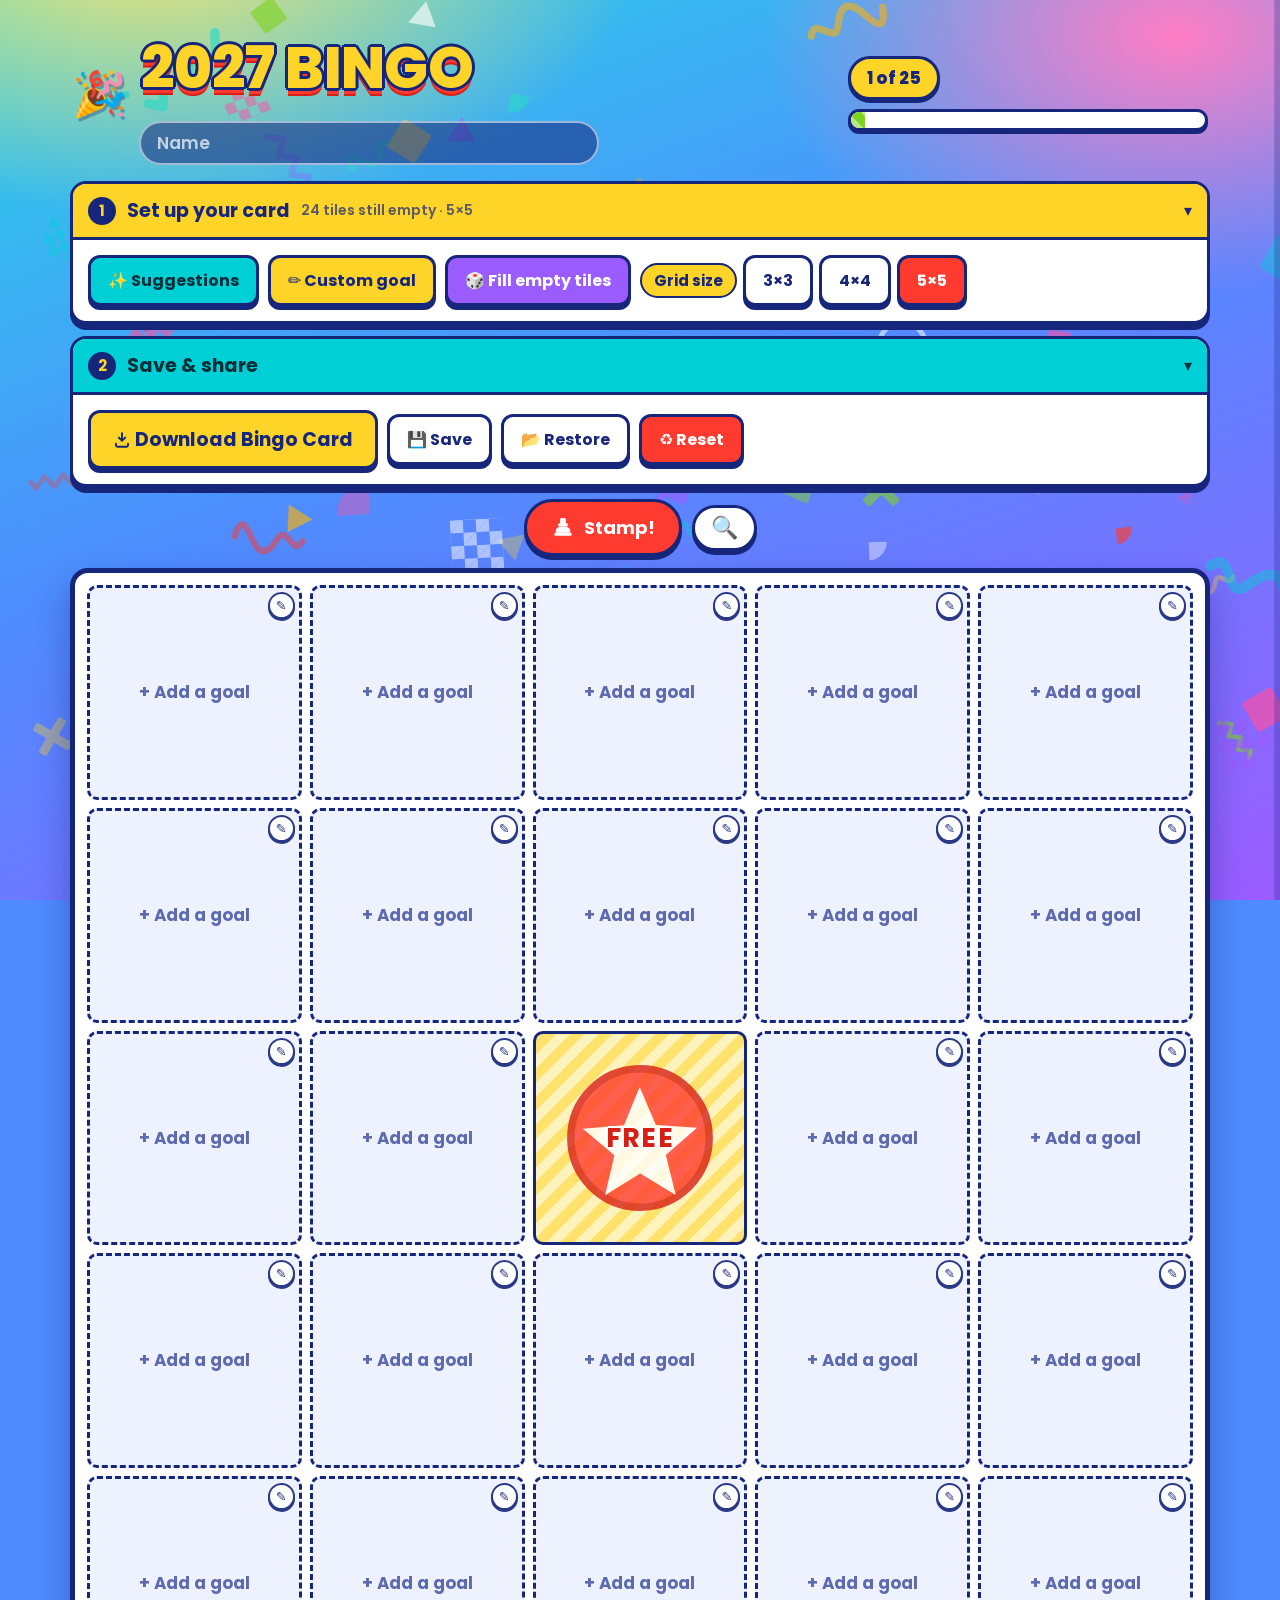
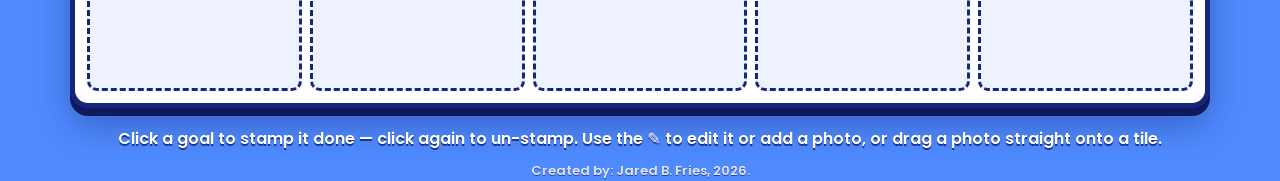
<file: index.html>
<!DOCTYPE html>
<html lang="en">
<head>
<meta charset="utf-8">
<meta name="viewport" content="width=device-width, initial-scale=1, viewport-fit=cover">
<title>New Year's Bingo</title>
<link rel="preconnect" href="https://fonts.googleapis.com">
<link rel="preconnect" href="https://fonts.gstatic.com" crossorigin>
<link href="https://fonts.googleapis.com/css2?family=Poppins:wght@600;700;800&display=swap" rel="stylesheet">
<link rel="stylesheet" href="css/styles.css?v=20260821">
<link rel="icon" href="data:image/svg+xml,<svg xmlns='http://www.w3.org/2000/svg' viewBox='0 0 100 100'><text y='.9em' font-size='90'>🎉</text></svg>">
</head>
<body>

<div class="confetti" aria-hidden="true"></div>

<header class="hero">
  <div class="plaque">
    <span class="plaque-mark">🎉</span>
    <div class="plaque-fields">
      <button id="cardTitle" class="title-input" type="button" title="Tap to change the year">2026 BINGO</button>
      <input id="cardSubtitle" class="subtitle-input" maxlength="52" placeholder="Name" aria-label="Whose card this is" enterkeyhint="done">
    </div>
  </div>

  <div class="scoreboard">
    <div class="score-badges">
      <span id="progressText" class="badge badge-count">0 of 25</span>
    </div>
    <div class="progress-track"><div id="progressFill" class="progress-fill"></div></div>
  </div>
</header>

<section class="panel" id="setupPanel">
  <button class="panel-head" id="setupHead" aria-expanded="true" aria-controls="setupBody">
    <span class="panel-num">1</span>
    <span class="panel-title">Set up your card</span>
    <span id="setupSummary" class="panel-sub"></span>
    <span class="chev" aria-hidden="true">▾</span>
  </button>
  <div class="panel-body" id="setupBody">
    <button id="btnSuggestions" class="btn btn-teal">✨ Suggestions</button>
    <button id="btnCustomGoal" class="btn btn-yellow">✏️ Custom goal</button>
    <button id="btnFill" class="btn btn-purple">🎲 Fill empty tiles</button>
    <div class="size-group" role="group" aria-label="Grid size">
      <span class="size-label">Grid size</span>
      <button class="btn btn-size" data-size="3">3×3</button>
      <button class="btn btn-size" data-size="4">4×4</button>
      <button class="btn btn-size" data-size="5">5×5</button>
    </div>
  </div>
</section>

<section class="panel" id="sharePanel">
  <button class="panel-head" id="shareHead" aria-expanded="true" aria-controls="shareBody">
    <span class="panel-num">2</span>
    <span class="panel-title">Save &amp; share</span>
    <span class="chev" aria-hidden="true">▾</span>
  </button>
  <div class="panel-body" id="shareBody">
    <button id="btnExport" class="btn btn-yellow btn-big"><svg class="btn-ico" viewBox="0 0 24 24" aria-hidden="true"><path d="M12 3v10m0 0l-4.2-4.2M12 13l4.2-4.2M4 17v2a2 2 0 0 0 2 2h12a2 2 0 0 0 2-2v-2" fill="none" stroke="currentColor" stroke-width="2.6" stroke-linecap="round" stroke-linejoin="round"/></svg> Download Bingo Card</button>
    <button id="btnBackup" class="btn">💾 Save</button>
    <button id="btnRestoreLabel" class="btn">📂 Restore</button>
    <input id="btnRestore" type="file" accept="application/json" hidden>
    <button id="btnReset" class="btn btn-danger">♻️ Reset</button>
  </div>
</section>

<main>
  <div class="stamp-bar">
    <button id="btnStampMode" class="btn btn-stamper" aria-pressed="false">
      <svg class="stamper-icon" viewBox="0 0 100 100" aria-hidden="true">
        <rect x="38" y="8" width="24" height="26" rx="6" fill="currentColor"/>
        <rect x="30" y="30" width="40" height="14" rx="5" fill="currentColor"/>
        <path d="M20 62 C20 48 34 44 50 44 C66 44 80 48 80 62 L80 70 L20 70 Z" fill="currentColor"/>
        <rect x="14" y="70" width="72" height="12" rx="5" fill="currentColor"/>
      </svg>
      <span id="stampModeLabel">Stamp!</span>
    </button>
    <button id="btnZoom" class="btn btn-zoom" aria-pressed="false" aria-label="Magnifier: tap a goal to read it big">🔍</button>
  </div>
  <div id="grid" class="grid" role="grid" aria-label="Bingo card"></div>
  <p class="hint">
    <span class="hint-mouse">Click a goal to stamp it done — click again to un-stamp. Use the ✎ to edit it or add a photo, or drag a photo straight onto a tile.</span>
    <span class="hint-touch">Tap a goal to stamp it done — tap again to un-stamp. Use the ✎ to edit it or add a photo.</span>
  </p>
  <p class="credit">Created by: Jared B. Fries, 2026.</p>
</main>

<!-- Suggestions drawer -->
<aside id="suggestPanel" class="drawer" aria-hidden="true" aria-label="Tile suggestions">
  <div class="drawer-head">
    <h2>Suggestions</h2>
    <button id="btnCloseSuggest" class="icon-btn" aria-label="Close suggestions">✕</button>
  </div>
  <input id="suggestSearch" class="search" type="search" placeholder="Search suggestions…" aria-label="Search suggestions">
  <div id="suggestCats" class="chips" role="group" aria-label="Filter by category"></div>
  <p id="drawerNote" class="drawer-note"></p>
  <div id="suggestList" class="suggest-list"></div>
</aside>
<div id="drawerScrim" class="scrim" hidden></div>

<!-- Tile editor -->
<div id="tileModal" class="modal" hidden role="dialog" aria-modal="true" aria-labelledby="tileModalTitle">
  <div class="modal-card">
    <div class="modal-head">
      <h2 id="tileModalTitle">Edit tile</h2>
      <button id="btnCloseModal" class="icon-btn" aria-label="Close">✕</button>
    </div>

    <label class="field field-tight">
      <span>Goal</span>
      <textarea id="tileText" rows="2" maxlength="90" placeholder="What do you want to do this year?"></textarea>
    </label>
    <div class="field goal-actions">
      <button id="btnTileSuggest" type="button" class="btn btn-teal btn-small">✨ Suggestions</button>
      <button id="btnTileRandom" type="button" class="btn btn-purple btn-small">🎲 Random</button>
    </div>

    <label class="field" id="catField">
      <span>Category</span>
      <select id="tileCategory"></select>
    </label>

    <div class="field">
      <span>Photo</span>
      <div id="tilePhotoDrop" class="photo-drop">
        <img id="tilePhotoPreview" alt="" hidden>
        <div id="tilePhotoEmpty" class="photo-empty">
          <span class="hint-mouse">Drop a photo here, or</span>
          <span class="hint-touch">Add a photo from your camera roll</span>
          <button id="btnPickPhoto" type="button" class="btn btn-small">Choose photo</button>
        </div>
        <button id="btnRemovePhoto" type="button" class="btn btn-small btn-danger" hidden>Remove photo</button>
      </div>
      <input id="tilePhoto" type="file" accept="image/*" hidden>
    </div>

    <label class="field checkbox-field">
      <input id="tileDone" type="checkbox">
      <span>Stamp it done!</span>
    </label>

    <label class="field" id="dateField">
      <span>Date completed</span>
      <input id="tileDate" type="date">
    </label>

    <div class="modal-actions">
      <button id="btnClearTile" class="btn btn-danger btn-small">Clear tile</button>
      <span class="spacer"></span>
      <button id="btnSaveTile" class="btn btn-yellow">Done</button>
    </div>
  </div>
</div>

<!-- Custom goal: adds to the card and to the reusable goal bank -->
<div id="goalModal" class="modal" hidden role="dialog" aria-modal="true" aria-labelledby="goalModalTitle">
  <div class="modal-card ask-card">
    <div class="modal-head">
      <h2 id="goalModalTitle">Your own goal</h2>
      <button id="btnCloseGoal" class="icon-btn" aria-label="Close">✕</button>
    </div>
    <label class="field">
      <span>Goal</span>
      <textarea id="customGoalText" rows="2" maxlength="90" placeholder="What do you want to do this year?" enterkeyhint="done"></textarea>
    </label>
    <p class="drawer-note">It also gets saved under <strong>My goals</strong> in Suggestions, so it's there for future cards.</p>
    <div class="modal-actions">
      <button id="btnCancelGoal" class="btn">Cancel</button>
      <span class="spacer"></span>
      <button id="btnAddGoal" class="btn btn-yellow">Add to card</button>
    </div>
  </div>
</div>

<!-- Magnifier: one goal at a time, big and readable -->
<div id="zoomModal" class="modal" hidden role="dialog" aria-modal="true" aria-labelledby="zoomTitle">
  <div class="modal-card zoom-card">
    <div class="modal-head">
      <h2 id="zoomTitle">🔍 Close-up</h2>
      <button id="btnCloseZoom" class="icon-btn" aria-label="Close">✕</button>
    </div>
    <img id="zoomPhoto" class="zoom-photo" alt="" hidden>
    <p id="zoomCat" class="zoom-cat"></p>
    <p id="zoomText" class="zoom-text"></p>
    <p id="zoomDate" class="zoom-date"></p>
    <div class="modal-actions">
      <button id="btnZoomEdit" class="btn">✎ Edit</button>
      <span class="spacer"></span>
      <button id="btnZoomStamp" class="btn btn-yellow btn-big">Stamp it!</button>
    </div>
  </div>
</div>

<!-- In-page confirm: browser confirm() is blocked inside embedded pages -->
<div id="askModal" class="modal" hidden role="dialog" aria-modal="true" aria-labelledby="askTitle">
  <div class="modal-card ask-card">
    <div class="modal-head">
      <h2 id="askTitle">Are you sure?</h2>
    </div>
    <p id="askText" class="ask-text"></p>
    <div class="modal-actions">
      <button id="askCancel" class="btn">Never mind</button>
      <span class="spacer"></span>
      <button id="askOk" class="btn btn-danger">Yes, do it</button>
    </div>
  </div>
</div>

<!-- Share sheet: shows the finished PNG so it can be saved or shared -->
<div id="shareModal" class="modal" hidden role="dialog" aria-modal="true" aria-labelledby="shareModalTitle">
  <div class="modal-card share-card">
    <div class="modal-head">
      <h2 id="shareModalTitle">Your bingo card</h2>
      <button id="btnCloseShare" class="icon-btn" aria-label="Close">✕</button>
    </div>
    <img id="shareImage" class="share-image" alt="Your finished bingo card">
    <div class="modal-actions share-actions">
      <button id="btnShareNative" class="btn btn-teal" hidden>📲 Share…</button>
      <button id="btnSaveImage" class="btn btn-yellow"><svg class="btn-ico" viewBox="0 0 24 24" aria-hidden="true"><path d="M12 3v10m0 0l-4.2-4.2M12 13l4.2-4.2M4 17v2a2 2 0 0 0 2 2h12a2 2 0 0 0 2-2v-2" fill="none" stroke="currentColor" stroke-width="2.6" stroke-linecap="round" stroke-linejoin="round"/></svg> Save to my device</button>
    </div>
  </div>
</div>

<!-- The big dauber that follows the mouse while stamp mode is armed -->
<div id="dauber" hidden aria-hidden="true">
  <svg viewBox="0 0 96 128" width="75" xmlns="http://www.w3.org/2000/svg">
    <rect x="34" y="4" width="28" height="16" rx="6" fill="#0e1a5c"/>
    <rect x="28" y="16" width="40" height="48" rx="10" fill="#ff3b30"/>
    <rect x="28" y="34" width="40" height="12" fill="#ffffff" opacity="0.92"/>
    <path fill="#d81f16" d="M48 36.2 L50.6 41.5 L56.4 42 L52 45.8 L53.4 51.4 L48 48.4 L42.6 51.4 L44 45.8 L39.6 42 L45.4 41.5 Z"/>
    <rect x="24" y="62" width="48" height="10" rx="4" fill="#d81f16"/>
    <path d="M30 72 L66 72 L78 100 L18 100 Z" fill="#d81f16"/>
    <ellipse cx="48" cy="100" rx="30" ry="10" fill="#ff3b30"/>
    <ellipse cx="48" cy="112" rx="26" ry="6" fill="#ff3b30" opacity="0.9"/>
  </svg>
</div>

<div id="toast" class="toast" hidden></div>

<script src="js/suggestions.js?v=20260821"></script>
<script src="js/storage.js?v=20260821"></script>
<script src="js/export.js?v=20260821"></script>
<script src="js/app.js?v=20260821"></script>
</body>
</html>
</file>
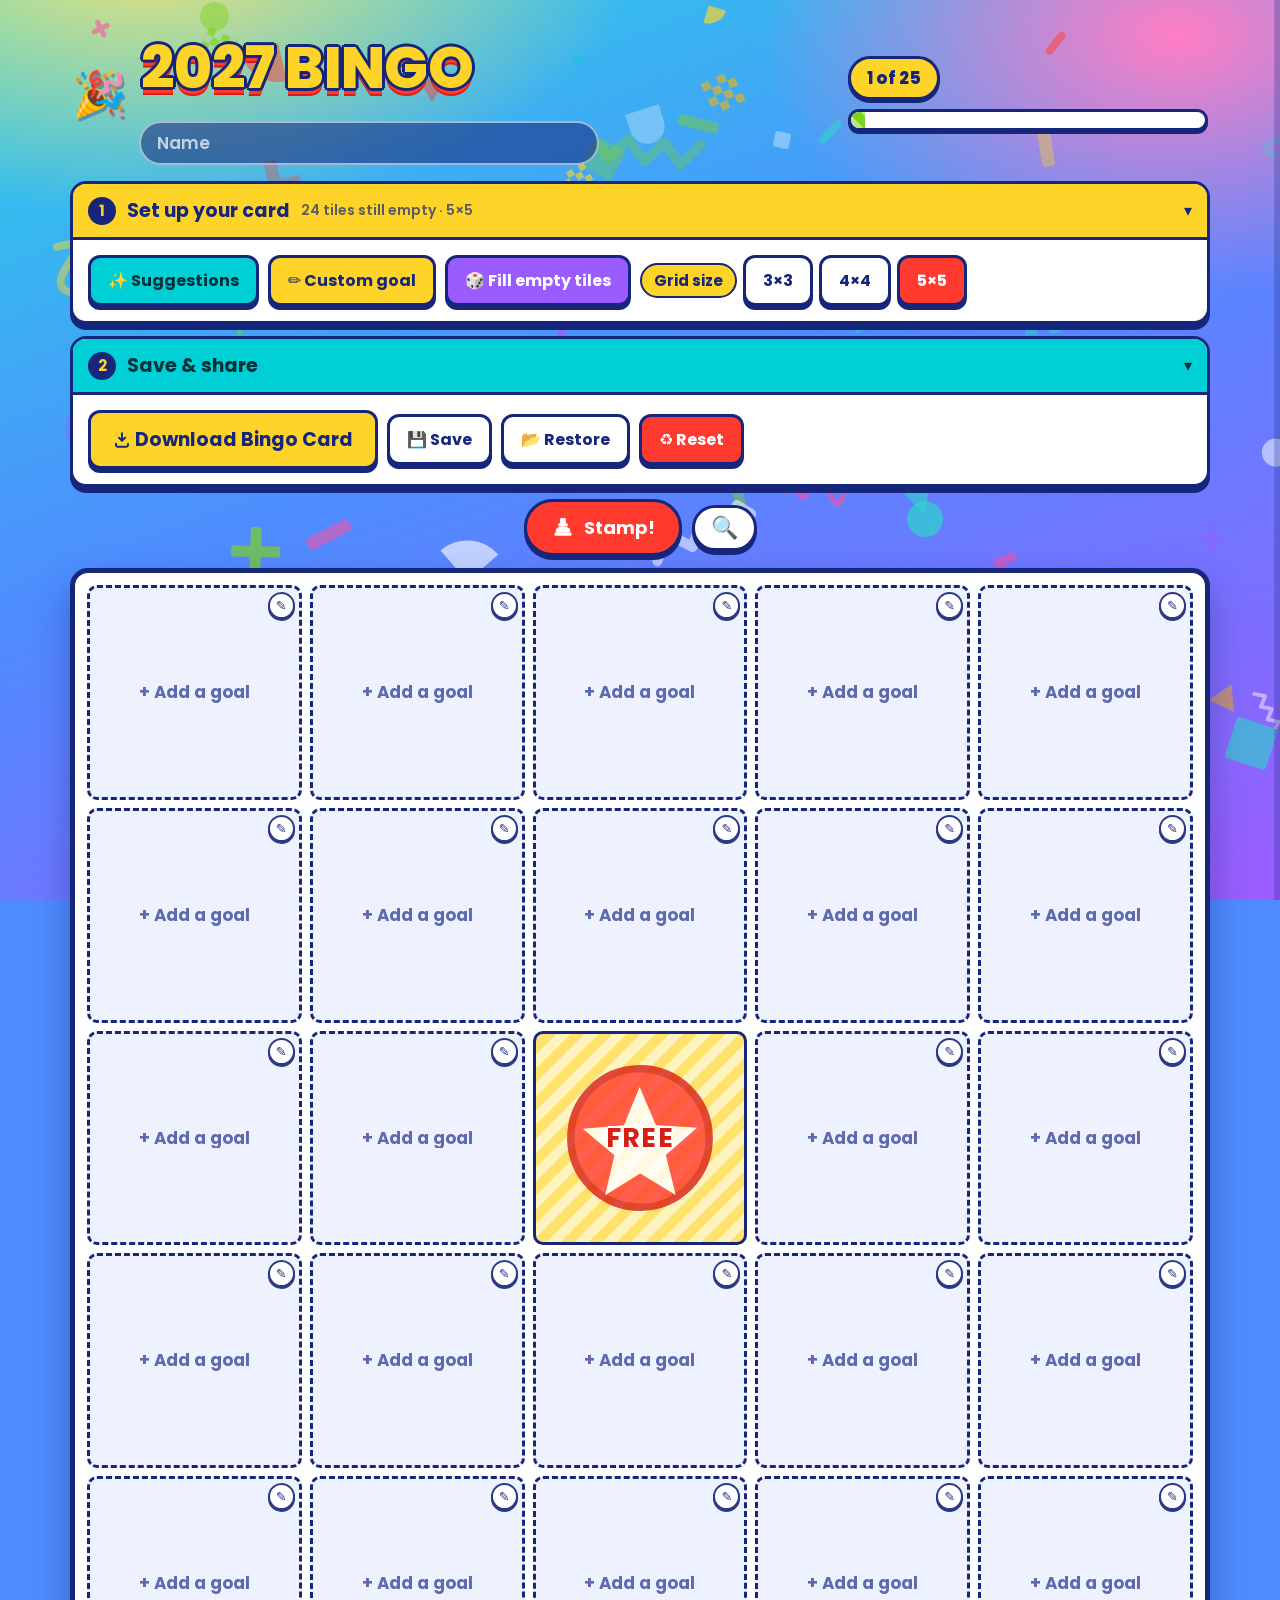
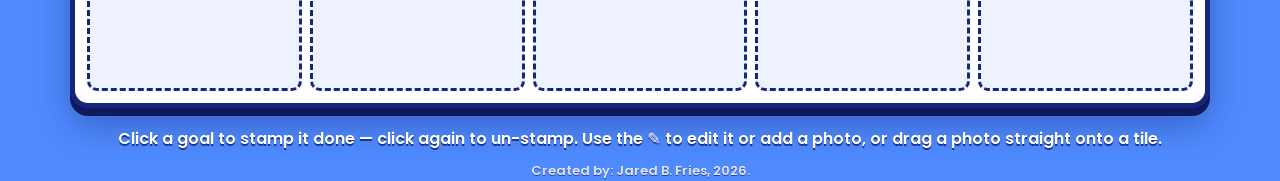
<file: share/newyear-bingo.html>
<!DOCTYPE html>
<html lang="en">
<head>
<meta charset="utf-8">
<meta name="viewport" content="width=device-width, initial-scale=1">
<title>New Year's Bingo</title>
<link rel="icon" href="data:image/svg+xml,<svg xmlns='http://www.w3.org/2000/svg' viewBox='0 0 100 100'><text y='.9em' font-size='90'>&#127881;</text></svg>">
<style>
@import url('https://fonts.googleapis.com/css2?family=Poppins:wght@600;700;800&display=swap');
:root {
  --navy:      #16267a;
  --navy-2:    #0e1a5c;
  --yellow:    #ffd429;
  --yellow-2:  #f5a800;
  --red:       #ff3b30;
  --red-2:     #d81f16;
  --teal:      #00cfd6;
  --teal-2:    #009aa4;
  --purple:    #9b5cff;
  --purple-2:  #6d33d6;
  --pink:      #ff4fa3;
  --lime:      #7ed321;
  --paper:     #ffffff;
  --ink:       #16267a;
  --muted:     #5d6ab0;

  /* Geometric grotesk — no script or comic faces anywhere. */
  --font-display: "Poppins", "Avenir Next", "Futura", "Century Gothic", "Segoe UI", system-ui, sans-serif;
  --font-ui:      "Poppins", "Avenir Next", "Futura", "Segoe UI", system-ui, -apple-system, sans-serif;

  /* Hard-edged outline — no blur, so text stays sharp over stamps and photos. */
  --halo:
     1px  1px 0 #fff, -1px  1px 0 #fff,  1px -1px 0 #fff, -1px -1px 0 #fff,
     2px  0   0 #fff, -2px  0   0 #fff,  0    2px 0 #fff,  0   -2px 0 #fff;

  --edge:      3px;
  --radius:    16px;
}

* { box-sizing: border-box; }

/* The hidden attribute must beat our own display rules (.modal is a grid). */
[hidden] { display: none !important; }

html, body { height: 100%; }

/* Mobile browsers inflate small text, which overflows the square tiles. */
html { -webkit-text-size-adjust: 100%; text-size-adjust: 100%; }

body {
  margin: 0;
  padding: 0 clamp(10px, 3vw, 28px) 60px;
  font-family: var(--font-ui);
  font-weight: 600;
  color: var(--ink);
  background: #4f8bff;
  min-height: 100%;
  -webkit-font-smoothing: antialiased;
  -webkit-tap-highlight-color: transparent;
}

/* The gradient lives on a fixed layer of its own: background-attachment:
   fixed is ignored on iOS Safari, which left the backdrop scrolling and
   stretching to the full document height on phones. */
body::before {
  content: "";
  position: fixed;
  inset: 0;
  z-index: -1;
  background:
    radial-gradient(900px 520px at 12% -8%, #ffe36e 0%, transparent 55%),
    radial-gradient(800px 500px at 92% 4%, #ff7ec4 0%, transparent 52%),
    linear-gradient(160deg, #29d3e6 0%, #4f8bff 46%, #9b5cff 100%);
}

/* Kill the double-tap-to-zoom delay and accidental pinch on controls. */
button, input, select, textarea { touch-action: manipulation; }

/* ---------- Geometric backdrop ---------- */
.confetti { position: fixed; inset: 0; pointer-events: none; z-index: 0; overflow: hidden; }
.confetti i {
  position: absolute;
  display: block;
  animation: drift 11s ease-in-out infinite;
}
.confetti svg { display: block; overflow: visible; }

.c-dot   { border-radius: 50%; }
.c-ring  { border-radius: 50%; border: 5px solid currentColor; background: none !important; }
.c-tri   { width: 0 !important; height: 0 !important; background: none !important;
           border-left: 14px solid transparent; border-right: 14px solid transparent;
           border-bottom: 24px solid currentColor; }
.c-bar   { border-radius: 4px; }
.c-half  { border-radius: 999px 999px 0 0; }
.c-quarter { border-radius: 999px 0 0 0; }
.c-plus  { background: none !important; }
.c-plus::before, .c-plus::after { content: ""; position: absolute; background: currentColor; border-radius: 2px; }
.c-plus::before { left: 38%; top: 0; width: 24%; height: 100%; }
.c-plus::after  { top: 38%; left: 0; height: 24%; width: 100%; }
.c-check {
  background-image:
    linear-gradient(45deg, currentColor 25%, transparent 25% 75%, currentColor 75%),
    linear-gradient(45deg, currentColor 25%, transparent 25% 75%, currentColor 75%);
  background-size: 50% 50%;
  background-position: 0 0, 50% 50%;
  background-color: transparent !important;
}
.c-diamond { transform-origin: center; border-radius: 3px; }

@keyframes drift {
  0%, 100% { transform: translateY(0) rotate(var(--spin, 0deg)); }
  50%      { transform: translateY(-22px) rotate(calc(var(--spin, 0deg) + 24deg)); }
}

header, section, main { position: relative; z-index: 1; }

/* ---------- Hero ---------- */
.hero {
  display: flex;
  flex-wrap: wrap;
  gap: 16px;
  align-items: center;
  justify-content: space-between;
  max-width: 1140px;
  margin: 0 auto;
  padding: 22px 2px 16px;
}

.plaque { display: flex; align-items: center; gap: 12px; min-width: 0; }
.plaque-mark {
  font-size: 44px;
  line-height: 1;
  filter: drop-shadow(2px 3px 0 rgba(22, 38, 122, 0.35));
}
.plaque-fields { display: flex; flex-direction: column; gap: 6px; min-width: 0; }

/* Yellow block letters: navy ring built from hard offsets, red drop beneath. */
.title-input {
  font-family: var(--font-display);
  font-size: clamp(34px, 5.8vw, 58px);
  font-weight: 800;
  letter-spacing: -0.01em;
  color: var(--yellow);
  background: transparent;
  border: 0;
  padding: 2px 2px 4px;
  width: min(560px, 64vw);
  min-width: 210px;
  transition: transform 0.15s ease;
  text-shadow:
    -2px -2px 0 var(--navy), 2px -2px 0 var(--navy),
    -2px  2px 0 var(--navy), 2px  2px 0 var(--navy),
     0 -3px 0 var(--navy),  0  3px 0 var(--navy),
    -3px  0 0 var(--navy),  3px  0 0 var(--navy),
     0  6px 0 var(--red), 0 8px 0 var(--red-2);
}
.title-input:focus { outline: none; }
.title-input:hover, .title-input:focus { transform: rotate(-1deg); }
/* The title is a button now — tapping it flips the year, no keyboard. */
button.title-input {
  appearance: none;
  -webkit-appearance: none;
  cursor: pointer;
  text-align: left;
  width: auto;
  min-width: 0;
  white-space: nowrap;
}
button.title-input:focus-visible { outline: 3px dashed var(--yellow); outline-offset: 6px; }

.subtitle-input {
  font-family: var(--font-ui);
  font-size: 17px;
  font-weight: 600;
  color: #fff;
  background: rgba(22, 38, 122, 0.55);
  border: 2px solid rgba(255, 255, 255, 0.55);
  border-radius: 99px;
  padding: 7px 16px;
  width: min(460px, 62vw);
}
.subtitle-input::placeholder { color: rgba(255, 255, 255, 0.7); }
.subtitle-input:focus { outline: none; border-color: var(--yellow); }

/* ---------- Scoreboard ---------- */
.scoreboard { flex: 0 1 360px; min-width: 260px; }
.score-badges { display: flex; gap: 8px; flex-wrap: wrap; margin-bottom: 9px; }

.badge {
  font-family: var(--font-display);
  font-size: 17px;
  font-weight: 800;
  padding: 6px 16px;
  border-radius: 99px;
  border: var(--edge) solid var(--navy);
  box-shadow: 0 3px 0 var(--navy);
  white-space: nowrap;
}
.badge-count { background: var(--yellow); color: var(--navy); }

.progress-track {
  height: 22px;
  border-radius: 99px;
  background: var(--paper);
  border: var(--edge) solid var(--navy);
  box-shadow: 0 3px 0 var(--navy);
  overflow: hidden;
}
.progress-fill {
  height: 100%;
  width: 0%;
  border-radius: 99px 0 0 99px;
  background-color: var(--lime);
  background-image: repeating-linear-gradient(
    45deg, rgba(255,255,255,0.45) 0 9px, transparent 9px 18px);
  transition: width 0.4s cubic-bezier(0.2, 1.4, 0.4, 1);
}

/* ---------- Buttons ---------- */
.btn {
  font-family: var(--font-display);
  font-size: 16px;
  font-weight: 700;
  color: var(--navy);
  background: var(--paper);
  border: var(--edge) solid var(--navy);
  border-radius: 12px;
  padding: 10px 17px;
  cursor: pointer;
  box-shadow: 0 4px 0 var(--navy);
  transition: transform 0.08s ease, box-shadow 0.08s ease, filter 0.12s ease;
  white-space: nowrap;
}
/* Hover flourishes only where a real pointer hovers — on touch screens they
   stick to whatever was tapped last. */
@media (hover: hover) {
  .btn:hover { filter: brightness(1.05); transform: translateY(-1px); box-shadow: 0 5px 0 var(--navy); }
}
.btn:active { transform: translateY(4px); box-shadow: 0 0 0 var(--navy); }
.btn:focus-visible { outline: 3px dashed var(--navy); outline-offset: 3px; }

.btn-yellow { background: var(--yellow); }
.btn-teal   { background: var(--teal); color: #04303a; }
.btn-purple { background: var(--purple); color: #fff; }
.btn-danger { background: var(--red); color: #fff; }
.btn-big    { font-size: 19px; padding: 12px 22px; }
.btn-small  { font-size: 14px; padding: 7px 12px; border-radius: 10px; box-shadow: 0 3px 0 var(--navy); }
@media (hover: hover) {
  .btn-small:hover { box-shadow: 0 4px 0 var(--navy); }
}
.btn-small:active { transform: translateY(3px); box-shadow: 0 0 0 var(--navy); }
.btn-size.active { background: var(--red); color: #fff; }
.btn-ico { width: 18px; height: 18px; vertical-align: -3px; }

.size-group { display: flex; align-items: center; gap: 6px; flex-wrap: wrap; }
.size-label {
  font-family: var(--font-display);
  font-size: 15px;
  font-weight: 700;
  color: var(--navy);
  background: var(--yellow);
  border: 2px solid var(--navy);
  border-radius: 99px;
  padding: 4px 12px;
}

.icon-btn {
  background: var(--paper);
  border: 2px solid var(--navy);
  border-radius: 50%;
  color: var(--navy);
  font-size: 16px;
  font-weight: 700;
  width: 32px;
  height: 32px;
  cursor: pointer;
  box-shadow: 0 3px 0 var(--navy);
  line-height: 1;
}
.icon-btn:active { transform: translateY(3px); box-shadow: none; }

.spacer { flex: 1 1 auto; }

/* ---------- Accordion panels ---------- */
.panel {
  max-width: 1140px;
  margin: 0 auto 12px;
  background: var(--paper);
  border: var(--edge) solid var(--navy);
  border-radius: var(--radius);
  box-shadow: 0 6px 0 var(--navy);
  overflow: hidden;
}

.panel-head {
  display: flex;
  align-items: center;
  gap: 11px;
  width: 100%;
  padding: 12px 15px;
  font-family: var(--font-display);
  font-size: 19px;
  font-weight: 700;
  color: var(--navy);
  background: var(--yellow);
  border: 0;
  border-bottom: var(--edge) solid var(--navy);
  cursor: pointer;
  text-align: left;
}
.panel-head:hover { background: #ffdf5c; }
#sharePanel .panel-head { background: var(--teal); color: #04303a; }
#sharePanel .panel-head:hover { background: #3fdfe4; }

.panel-num {
  display: grid;
  place-items: center;
  width: 28px;
  height: 28px;
  flex: none;
  border-radius: 50%;
  background: var(--navy);
  color: var(--yellow);
  font-size: 15px;
}
.panel-title { flex: none; }
.panel-sub {
  flex: 1 1 auto;
  font-family: var(--font-ui);
  font-size: 14px;
  font-weight: 600;
  color: rgba(22, 38, 122, 0.7);
  overflow: hidden;
  text-overflow: ellipsis;
  white-space: nowrap;
}
.chev { flex: none; margin-left: auto; font-size: 16px; transition: transform 0.25s ease; }
.panel.collapsed .chev { transform: rotate(-90deg); }

.panel-body {
  display: flex;
  flex-wrap: wrap;
  gap: 9px;
  align-items: center;
  padding: 15px;
  max-height: 320px;
  transition: max-height 0.28s ease, padding 0.28s ease, opacity 0.2s ease;
}
.panel.collapsed .panel-body {
  max-height: 0;
  padding-top: 0;
  padding-bottom: 0;
  opacity: 0;
  overflow: hidden;
}
.panel.collapsed .panel-head { border-bottom-width: 0; }

/* ---------- Grid ---------- */
main { max-width: 1140px; margin: 0 auto; }

.grid {
  --size: 5;
  display: grid;
  grid-template-columns: repeat(var(--size), 1fr);
  gap: 8px;
  padding: 12px;
  background: var(--paper);
  border: 5px solid var(--navy);
  border-radius: 18px;
  box-shadow: 0 8px 0 var(--navy-2), 0 18px 34px rgba(14, 26, 92, 0.35);
}

.tile {
  position: relative;
  aspect-ratio: 1;
  display: flex;
  flex-direction: column;
  justify-content: center;
  align-items: center;
  text-align: center;
  gap: 4px;
  padding: 9px 7px;
  border-radius: 10px;
  border: var(--edge) solid var(--navy);
  background: var(--paper);
  color: var(--navy);
  font-family: var(--font-display);
  font-size: clamp(11px, 1.32vw, 17px);
  line-height: 1.24;
  cursor: pointer;
  overflow: hidden;
  transition: transform 0.14s cubic-bezier(0.2, 1.5, 0.4, 1), box-shadow 0.14s ease;
}
@media (hover: hover) {
  .tile:hover { transform: translateY(-3px) rotate(-1deg); box-shadow: 0 5px 0 var(--navy); z-index: 3; }
}
.tile:focus-visible { outline: 3px dashed var(--red); outline-offset: 2px; }

.tile .tile-text {
  position: relative;
  z-index: 3;
  font-weight: 700;
  overflow: hidden;
  display: -webkit-box;
  -webkit-line-clamp: 5;
  -webkit-box-orient: vertical;
  text-wrap: balance;
}
/* Every goal carries a short form for cramped grids; phones show it instead
   of the ellipsized full text. */
.tile .tile-text-short { display: none; }
@media (max-width: 640px) {
  .grid[data-size="4"] .tile-text-full,
  .grid[data-size="5"] .tile-text-full { display: none; }
  .grid[data-size="4"] .tile-text-short,
  .grid[data-size="5"] .tile-text-short { display: -webkit-box; }
}
.tile .tile-cat {
  position: relative;
  z-index: 3;
  font-family: var(--font-ui);
  font-size: 0.63em;
  font-weight: 700;
  letter-spacing: 0.07em;
  text-transform: uppercase;
  color: var(--purple-2);
}
.tile .tile-date {
  position: relative;
  z-index: 3;
  font-size: 0.74em;
  font-weight: 700;
  color: var(--red-2);
}

.tile.empty {
  border-style: dashed;
  background: #eef2ff;
  color: var(--muted);
}
.tile.empty .tile-text { font-weight: 700; }

.tile.free {
  background-color: #fff3bd;
  background-image: repeating-linear-gradient(
    -45deg, rgba(255, 212, 41, 0.55) 0 10px, transparent 10px 20px);
}
.tile.free .tile-text { font-size: 1.6em; color: var(--red-2); letter-spacing: 0.04em; }

/* Photo backdrop — whitened so the goal text stays readable on top. */
.tile .tile-photo {
  position: absolute;
  inset: 0;
  z-index: 0;
  width: 100%;
  height: 100%;
  object-fit: cover;
}
.tile.has-photo::after {
  content: "";
  position: absolute;
  inset: 0;
  z-index: 1;
  background: rgba(255, 255, 255, 0.6);
}

/* A hard-edged white outline keeps the goal sharp over photos and stamps. */
.tile.has-photo .tile-text,
.tile.has-photo .tile-cat,
.tile.has-photo .tile-date,
.tile.done .tile-text,
.tile.done .tile-cat,
.tile.done .tile-date {
  text-shadow: var(--halo);
}

/* Completed goals wear a teal border — the fill stays put so photos and
   text read as before; only a bingo line repaints the tile. */
.tile.done { border-color: var(--teal); }
.tile.done.free { border-color: var(--navy); }

/* Bingo line highlight */
.tile.bingo {
  background-color: #fff3bd;
  border-color: var(--red);
  box-shadow: 0 0 0 3px var(--yellow) inset;
}
.tile.done.bingo { border-color: var(--red); }

/* ---------- Stamp mode ---------- */
.stamp-bar {
  max-width: 1140px;
  margin: 0 auto 12px;
  display: flex;
  justify-content: center;
  align-items: center;
  gap: 10px;
}
.btn-zoom {
  font-size: 22px;
  padding: 9px 16px;
  border-radius: 99px;
  line-height: 1;
}
.btn-zoom.active { background: var(--yellow); }
.btn-stamper {
  display: inline-flex;
  align-items: center;
  gap: 9px;
  font-size: 18px;
  padding: 12px 24px;
  border-radius: 99px;
  background: var(--red);
  color: #fff;
}
.stamper-icon { width: 24px; height: 24px; }
.btn-stamper.active {
  background: var(--lime);
  color: var(--navy);
  animation: stamper-pulse 1.1s ease-in-out infinite;
}
@keyframes stamper-pulse {
  0%, 100% { transform: scale(1); }
  50%      { transform: scale(1.05); }
}

/* While armed, goal tiles jiggle to say "tap me". On mouse machines the
   real cursor disappears over the board and the life-size dauber below
   follows the pointer instead. */
body.stamping .tile:not(.empty):not(.free) {
  animation: tile-jiggle 1.3s ease-in-out infinite;
}
@media (pointer: fine) {
  body.stamping .grid, body.stamping .grid .tile { cursor: none; }
}

/* The hand-size dauber that tracks the mouse. The ink tip (37.5px, 87.5px
   in element pixels) is the point that lands on the pointer; the resting
   tilt rotates around that tip so aiming stays true. */
#dauber {
  position: fixed;
  left: 0;
  top: 0;
  z-index: 80;
  width: 75px;
  pointer-events: none;
  filter: drop-shadow(0 6px 8px rgba(14, 26, 92, 0.45));
  will-change: transform;
}
#dauber svg {
  display: block;
  width: 100%;
  height: auto;
  transform: rotate(-14deg);
  transform-origin: 37.5px 87.5px;
}
#dauber.pressing svg { animation: dauber-press 0.3s cubic-bezier(0.3, 1.4, 0.5, 1); }
@keyframes dauber-press {
  0%   { transform: rotate(-14deg); }
  38%  { transform: rotate(-3deg) translateY(13px) scale(0.93); }
  70%  { transform: rotate(-17deg) translateY(-5px); }
  100% { transform: rotate(-14deg); }
}

/* Touch screens have no cursor, so a tap conjures the dauber over the tile:
   it drops in from above, presses the stamp home, and lifts away. */
#dauber.touch-press svg { animation: dauber-tap 0.6s cubic-bezier(0.3, 1.3, 0.5, 1) both; }
@keyframes dauber-tap {
  0%   { transform: rotate(-22deg) translateY(-52px) scale(1.08); opacity: 0; }
  32%  { transform: rotate(-4deg) translateY(11px) scale(0.93); opacity: 1; }
  60%  { transform: rotate(-16deg) translateY(-8px); opacity: 1; }
  100% { transform: rotate(-14deg) translateY(-22px); opacity: 0; }
}
body.stamping .tile:nth-child(2n)  { animation-delay: 0.18s; }
body.stamping .tile:nth-child(3n)  { animation-delay: 0.33s; }
body.stamping .tile:not(.empty):not(.free):hover { transform: scale(1.04); animation: none; }
@keyframes tile-jiggle {
  0%, 100% { transform: rotate(-0.7deg); }
  50%      { transform: rotate(0.7deg); }
}

@media (prefers-reduced-motion: reduce) {
  .btn-stamper.active, body.stamping .tile,
  .tile.just-stamped, .tile.just-unstamped,
  .tile.just-unstamped .stamp, #dauber.pressing svg,
  #dauber.touch-press svg, body.mega-shake { animation: none !important; }
  .splat, .celebration { display: none; }
  #dauber.touch-press { display: none; }
}

/* Corner ✎ badge — the editor's door now that tapping the tile stamps it. */
.tile-edit {
  position: absolute;
  top: 4px;
  right: 4px;
  z-index: 5;
  width: 27px;
  height: 27px;
  display: grid;
  place-items: center;
  background: var(--paper);
  border: 2px solid var(--navy);
  border-radius: 50%;
  font-size: 13px;
  line-height: 1;
  color: var(--navy);
  box-shadow: 0 2px 0 var(--navy);
  cursor: pointer;
  opacity: 0.9;
}
.tile-edit:hover { background: var(--yellow); opacity: 1; }
.tile-edit:focus-visible { outline: 3px dashed var(--red); outline-offset: 2px; }
@media (max-width: 640px) {
  .tile-edit { width: 22px; height: 22px; font-size: 11px; top: 2px; right: 2px; }
}

/* ---------- The stamp ---------- */
.tile .stamp {
  position: absolute;
  left: 50%;
  top: 50%;
  z-index: 2;               /* under the text, over the photo */
  width: 72%;
  height: 72%;
  opacity: 0.8;
  transform: translate(-50%, -50%) rotate(var(--rot, -12deg));
  pointer-events: none;
}
.tile.just-stamped .stamp { animation: stampDown 0.5s cubic-bezier(0.3, 1.6, 0.5, 1) both; }

/* Un-stamping peels the mark off: it lifts, over-rotates, and fades away
   while the tile gives a relieved little wobble. */
.tile.just-unstamped .stamp { animation: stampLift 0.38s ease-in forwards; }
@keyframes stampLift {
  0%   { transform: translate(-50%, -50%) scale(1) rotate(var(--rot, -12deg)); opacity: 0.8; }
  100% { transform: translate(-50%, -64%) scale(1.5) rotate(calc(var(--rot, -12deg) + 22deg)); opacity: 0; }
}
.tile.just-unstamped { animation: tile-shrug 0.38s ease-out; }
@keyframes tile-shrug {
  0%   { transform: scale(1); }
  35%  { transform: scale(1.05) rotate(1.2deg); }
  70%  { transform: scale(0.97) rotate(-0.8deg); }
  100% { transform: scale(1); }
}

/* The whole tile takes the hit: a quick squash, a rebound, and a settle. */
.tile.just-stamped { animation: tile-thud 0.5s cubic-bezier(0.3, 1.6, 0.5, 1); }
@keyframes tile-thud {
  0%   { transform: scale(1); }
  30%  { transform: scale(0.88) rotate(-1.6deg); }
  62%  { transform: scale(1.07) rotate(1deg); }
  100% { transform: scale(1); }
}

/* Ink ring that splashes out from under a fresh stamp. */
.splat {
  position: absolute;
  left: 50%;
  top: 50%;
  z-index: 2;
  width: 86%;
  height: 86%;
  border: 6px solid rgba(216, 31, 22, 0.75);
  border-radius: 50%;
  transform: translate(-50%, -50%) scale(0.3);
  pointer-events: none;
  animation: splat 0.55s ease-out 0.12s forwards;
}
@keyframes splat {
  0%   { transform: translate(-50%, -50%) scale(0.3); opacity: 0.9; border-width: 7px; }
  100% { transform: translate(-50%, -50%) scale(1.45); opacity: 0; border-width: 1px; }
}

@keyframes stampDown {
  0%   { transform: translate(-50%, -50%) scale(2.5) rotate(calc(var(--rot, -12deg) - 30deg)); opacity: 0; }
  55%  { transform: translate(-50%, -50%) scale(0.84) rotate(var(--rot, -12deg)); opacity: 1; }
  78%  { transform: translate(-50%, -50%) scale(1.08) rotate(var(--rot, -12deg)); opacity: 0.86; }
  100% { transform: translate(-50%, -50%) scale(1) rotate(var(--rot, -12deg)); opacity: 0.8; }
}

/* Pop of confetti when a tile gets stamped */
.pop {
  position: absolute;
  left: 50%;
  top: 50%;
  z-index: 4;
  width: 9px;
  height: 9px;
  border-radius: 2px;
  pointer-events: none;
  animation: popOut 0.62s ease-out forwards;
}
@keyframes popOut {
  0%   { transform: translate(-50%, -50%) scale(0.4) rotate(0deg); opacity: 1; }
  100% { transform: translate(calc(-50% + var(--dx)), calc(-50% + var(--dy))) scale(1) rotate(220deg); opacity: 0; }
}

.hint {
  text-align: center;
  font-family: var(--font-ui);
  font-size: 16px;
  font-weight: 600;
  color: #fff;
  text-shadow: 0 2px 0 rgba(22, 38, 122, 0.85);
  margin: 18px 0 0;
}

/* Touch screens get their own hint — you can't drag a photo onto a tile there. */
.hint-touch { display: none; }
@media (hover: none) and (pointer: coarse) {
  .hint-mouse { display: none; }
  .hint-touch { display: inline; }
}

.credit {
  text-align: center;
  font-family: var(--font-ui);
  font-size: 13px;
  font-weight: 600;
  color: rgba(255, 255, 255, 0.85);
  text-shadow: 0 1px 0 rgba(22, 38, 122, 0.7);
  margin: 10px 0 0;
}

/* ---------- Drawer ---------- */
.drawer {
  position: fixed;
  top: 0;
  right: 0;
  z-index: 60;
  width: min(410px, 92vw);
  height: 100%;
  padding: 18px;
  overflow-y: auto;
  background: var(--paper);
  border-left: 5px solid var(--navy);
  box-shadow: -14px 0 0 rgba(22, 38, 122, 0.25);
  transform: translateX(102%);
  transition: transform 0.28s cubic-bezier(0.2, 0.9, 0.2, 1);
}
.drawer.open { transform: translateX(0); }
.drawer-head { display: flex; justify-content: space-between; align-items: center; }
.drawer-head h2 {
  margin: 0;
  font-family: var(--font-display);
  font-size: 26px;
  font-weight: 800;
  color: var(--navy);
  text-shadow: 0 3px 0 var(--yellow);
}
.drawer-note {
  font-family: var(--font-ui);
  font-size: 14px;
  font-weight: 600;
  color: var(--navy);
  background: #fff3bd;
  border: 2px solid var(--navy);
  border-radius: 10px;
  padding: 8px 11px;
  margin: 11px 0;
}

.search {
  width: 100%;
  margin-top: 12px;
  padding: 10px 13px;
  font-family: var(--font-ui);
  font-size: 16px;
  font-weight: 600;
  color: var(--navy);
  background: #eef2ff;
  border: var(--edge) solid var(--navy);
  border-radius: 10px;
}
.search:focus { outline: none; background: #fff; box-shadow: 0 0 0 3px var(--yellow); }

.chips { display: flex; flex-wrap: wrap; gap: 5px; margin-top: 10px; }
.chip {
  font-family: var(--font-display);
  font-size: 13px;
  font-weight: 700;
  padding: 5px 11px;
  border-radius: 99px;
  color: var(--navy);
  background: #eef2ff;
  border: 2px solid var(--navy);
  cursor: pointer;
}
@media (hover: hover) {
  .chip:hover { background: var(--yellow); }
}
.chip.active { background: var(--red); color: #fff; }

.suggest-list { display: flex; flex-direction: column; gap: 6px; padding-bottom: 40px; }
.suggest-item {
  text-align: left;
  font-family: var(--font-display);
  font-size: 15.5px;
  font-weight: 700;
  padding: 10px 13px;
  border-radius: 10px;
  color: var(--navy);
  background: var(--paper);
  border: 2px solid var(--navy);
  box-shadow: 0 3px 0 var(--navy);
  cursor: pointer;
  display: flex;
  justify-content: space-between;
  gap: 10px;
  align-items: center;
}
@media (hover: hover) {
  .suggest-item:hover { background: var(--yellow); transform: translateY(-1px); }
}
.suggest-item:active { transform: translateY(3px); box-shadow: none; }
.suggest-item[disabled] { opacity: 0.45; box-shadow: none; cursor: default; transform: none; }
.suggest-item .s-cat {
  font-family: var(--font-ui);
  font-size: 10.5px;
  font-weight: 700;
  text-transform: uppercase;
  letter-spacing: 0.05em;
  color: var(--purple-2);
  white-space: nowrap;
}
.suggest-empty { font-family: var(--font-ui); font-size: 15px; color: var(--muted); padding: 12px 2px; }

.scrim {
  position: fixed;
  inset: 0;
  z-index: 55;
  background: rgba(14, 26, 92, 0.45);
}

/* ---------- Modals ---------- */
.modal {
  position: fixed;
  inset: 0;
  z-index: 50;
  display: grid;
  place-items: center;
  padding: 16px;
  background: rgba(14, 26, 92, 0.6);
}
#shareModal { z-index: 65; }
.modal-card {
  width: min(540px, 100%);
  max-height: 90vh;
  overflow-y: auto;
  padding: 22px;
  border-radius: var(--radius);
  background: var(--paper);
  border: 5px solid var(--navy);
  box-shadow: 0 8px 0 var(--navy-2);
}
.share-card { width: min(680px, 100%); }
.ask-card { width: min(440px, 100%); }

/* Magnifier close-up: one goal, huge and readable */
.zoom-card { width: min(480px, 100%); text-align: center; }
.zoom-photo {
  display: block;
  width: 100%;
  max-height: 34vh;
  object-fit: contain;
  border: var(--edge) solid var(--navy);
  border-radius: 12px;
  background: #eef2ff;
  margin-bottom: 14px;
}
.zoom-cat {
  font-family: var(--font-ui);
  font-size: 13px;
  font-weight: 800;
  text-transform: uppercase;
  letter-spacing: 0.09em;
  color: var(--purple-2);
  margin: 0 0 6px;
}
.zoom-text {
  font-family: var(--font-display);
  font-size: clamp(26px, 6.4vw, 34px);
  font-weight: 800;
  line-height: 1.22;
  color: var(--navy);
  text-wrap: balance;
  margin: 0 0 8px;
}
.zoom-date {
  font-family: var(--font-display);
  font-size: 18px;
  font-weight: 700;
  color: var(--teal-2);
  min-height: 1.3em;
  margin: 0 0 14px;
}
#askModal { z-index: 68; }
.ask-text {
  font-family: var(--font-ui);
  font-size: 16px;
  font-weight: 600;
  line-height: 1.5;
  color: var(--navy);
  margin: 0 0 18px;
}
.modal-head { display: flex; justify-content: space-between; align-items: center; margin-bottom: 15px; }
.modal-head h2 {
  margin: 0;
  font-family: var(--font-display);
  font-size: 26px;
  font-weight: 800;
  color: var(--navy);
  text-shadow: 0 3px 0 var(--yellow);
}

.field { display: block; margin-bottom: 15px; }
.field-tight { margin-bottom: 9px; }
.goal-actions { display: flex; gap: 8px; flex-wrap: wrap; }
.field > span {
  display: block;
  font-family: var(--font-ui);
  font-size: 12.5px;
  font-weight: 700;
  text-transform: uppercase;
  letter-spacing: 0.08em;
  color: var(--purple-2);
  margin-bottom: 6px;
}
.field textarea, .field select, .field input[type="date"] {
  width: 100%;
  font-family: var(--font-ui);
  font-size: 16px;
  font-weight: 600;
  color: var(--navy);
  background: #eef2ff;
  border: var(--edge) solid var(--navy);
  border-radius: 10px;
  padding: 10px 12px;
  resize: vertical;
}
.field textarea:focus, .field select:focus, .field input:focus {
  outline: none;
  background: #fff;
  box-shadow: 0 0 0 3px var(--yellow);
}

.checkbox-field {
  display: flex;
  align-items: center;
  gap: 11px;
  background: #fff3bd;
  border: var(--edge) solid var(--navy);
  border-radius: 12px;
  padding: 11px 13px;
}
.checkbox-field input { width: 22px; height: 22px; accent-color: var(--red); }
.checkbox-field > span {
  margin: 0;
  font-family: var(--font-display);
  font-size: 18px;
  font-weight: 700;
  text-transform: none;
  letter-spacing: 0;
  color: var(--navy);
}

.photo-drop {
  position: relative;
  border: var(--edge) dashed var(--navy);
  border-radius: 12px;
  padding: 14px;
  display: flex;
  flex-direction: column;
  align-items: center;
  gap: 10px;
  background: #eef2ff;
}
.photo-drop.dragover { border-style: solid; background: #fff3bd; }
.photo-drop img { max-height: 190px; max-width: 100%; border-radius: 8px; border: 2px solid var(--navy); }
.photo-empty {
  display: flex;
  flex-direction: column;
  align-items: center;
  gap: 9px;
  font-family: var(--font-ui);
  font-size: 15px;
  font-weight: 600;
  color: var(--muted);
}

.modal-actions { display: flex; align-items: center; gap: 8px; flex-wrap: wrap; }

/* ---------- Share sheet ---------- */
.share-image {
  display: block;
  width: 100%;
  max-height: 52vh;
  object-fit: contain;
  border: var(--edge) solid var(--navy);
  border-radius: 12px;
  background: #eef2ff;
}
.share-actions { justify-content: flex-end; margin-top: 14px; }

/* ---------- Whole-board celebration ---------- */
body.mega-shake { animation: mega-shake 0.85s cubic-bezier(0.36, 0.07, 0.19, 0.97); }
@keyframes mega-shake {
  10%, 90% { transform: translate(-3px, 2px); }
  20%, 80% { transform: translate(6px, -3px) rotate(0.5deg); }
  30%, 50%, 70% { transform: translate(-11px, 4px) rotate(-0.8deg); }
  40%, 60% { transform: translate(11px, -4px) rotate(0.8deg); }
}

.celebration {
  position: fixed;
  inset: 0;
  z-index: 90;
  pointer-events: none;
  overflow: hidden;
}
.celebration .rain {
  position: absolute;
  top: -4vh;
  animation: rainfall 3s linear forwards;
}
@keyframes rainfall {
  0%   { transform: translate(0, 0) rotate(0deg); opacity: 1; }
  85%  { opacity: 1; }
  100% { transform: translate(var(--drift, 0px), 108vh) rotate(var(--spin, 720deg)); opacity: 0; }
}

/* ---------- Toast ---------- */
.toast {
  position: fixed;
  left: 50%;
  bottom: calc(24px + env(safe-area-inset-bottom, 0px));
  transform: translateX(-50%);
  z-index: 70;
  padding: 11px 22px;
  font-family: var(--font-display);
  font-size: 16px;
  font-weight: 700;
  color: var(--navy);
  background: var(--yellow);
  border: var(--edge) solid var(--navy);
  border-radius: 99px;
  box-shadow: 0 5px 0 var(--navy);
  animation: rise 0.3s cubic-bezier(0.2, 1.5, 0.4, 1);
  max-width: min(90vw, 460px);
  text-align: center;
}
@keyframes rise {
  from { opacity: 0; transform: translate(-50%, 14px) scale(0.9); }
  to   { opacity: 1; transform: translate(-50%, 0) scale(1); }
}

@media (max-width: 640px) {
  .panel-body { gap: 8px; padding: 12px; }
  .btn { font-size: 15px; padding: 11px 13px; }
  .btn-big { font-size: 16px; }

  /* Buttons tile into full-width rows — bigger targets, no ragged wrapping. */
  .panel-body > .btn { flex: 1 1 40%; }
  .panel-body > .btn-big { flex-basis: 100%; }
  .size-group { flex: 1 1 100%; }
  .size-group .btn-size { flex: 1 1 auto; }

  .icon-btn { width: 38px; height: 38px; font-size: 18px; }

  .grid { gap: 5px; padding: 8px; border-width: 4px; }
  .tile { padding: 5px 4px; border-radius: 8px; border-width: 2px; font-size: 11px; gap: 2px; }
  .grid[data-size="4"] .tile { font-size: 13px; }
  .grid[data-size="3"] .tile { font-size: 15px; }
  .tile .tile-text { -webkit-line-clamp: 4; }
  .panel-sub { display: none; }
  .scoreboard { flex-basis: 100%; }

  /* The header stacks and centers: emoji on top, title, then name,
     with the score badges centered underneath. */
  .plaque { flex: 1 1 100%; flex-direction: column; text-align: center; gap: 4px; }
  .plaque-fields { flex: 1 1 auto; align-items: center; width: 100%; }
  .title-input, .subtitle-input { width: 100%; min-width: 0; text-align: center; }
  .subtitle-input { width: min(340px, 86vw); }
  .score-badges { justify-content: center; }

  /* Full-width modal buttons — easier thumb targets. */
  .modal-actions { gap: 8px; }
  .modal-actions .btn { flex: 1 1 auto; }
  .modal-actions .spacer { display: none; }

  /* Modals become bottom sheets: full width, thumb-reachable, and the
     safe-area padding keeps buttons clear of the home indicator. */
  .modal { padding: 0; place-items: end stretch; }
  .modal-card,
  .share-card,
  .ask-card {
    width: 100%;
    border-radius: 20px 20px 0 0;
    border-left-width: 0;
    border-right-width: 0;
    border-bottom-width: 0;
    box-shadow: none;
    padding: 18px 16px calc(18px + env(safe-area-inset-bottom, 0px));
  }
}

/* Phone tiles are ~60px square, so long goals ellipsize rather than
   getting sliced mid-line. Tapping the tile still shows the full text. */
@media (max-width: 460px) {
  .tile { font-size: 9.8px; line-height: 1.2; }
  /* Fewer columns leave room for bigger type. */
  .grid[data-size="4"] .tile { font-size: 12px; }
  .grid[data-size="3"] .tile { font-size: 14px; }
  .tile .tile-cat { display: none; }
  .tile .tile-text { -webkit-line-clamp: 4; }
  /* Stamped tiles also carry a date line, so they get one line less. */
  .tile.done .tile-text { -webkit-line-clamp: 3; }
}

/* Small-viewport units track Safari's collapsing toolbars, so sheets and the
   drawer never end behind them. Fallbacks above keep older browsers working. */
@supports (height: 100dvh) {
  .drawer { height: 100dvh; }
  .modal-card { max-height: 92dvh; }
  .share-image { max-height: 52dvh; }
}

@media (prefers-reduced-motion: reduce) {
  .confetti i, .badge-bingo.hot { animation: none; }
  .tile.just-stamped .stamp { animation-duration: 0.01s; }
  .pop { display: none; }
}

</style>
</head>
<body>
<div class="confetti" aria-hidden="true"></div>

<header class="hero">
  <div class="plaque">
    <span class="plaque-mark">🎉</span>
    <div class="plaque-fields">
      <button id="cardTitle" class="title-input" type="button" title="Tap to change the year">2026 BINGO</button>
      <input id="cardSubtitle" class="subtitle-input" maxlength="52" placeholder="Name" aria-label="Whose card this is" enterkeyhint="done">
    </div>
  </div>

  <div class="scoreboard">
    <div class="score-badges">
      <span id="progressText" class="badge badge-count">0 of 25</span>
    </div>
    <div class="progress-track"><div id="progressFill" class="progress-fill"></div></div>
  </div>
</header>

<section class="panel" id="setupPanel">
  <button class="panel-head" id="setupHead" aria-expanded="true" aria-controls="setupBody">
    <span class="panel-num">1</span>
    <span class="panel-title">Set up your card</span>
    <span id="setupSummary" class="panel-sub"></span>
    <span class="chev" aria-hidden="true">▾</span>
  </button>
  <div class="panel-body" id="setupBody">
    <button id="btnSuggestions" class="btn btn-teal">✨ Suggestions</button>
    <button id="btnCustomGoal" class="btn btn-yellow">✏️ Custom goal</button>
    <button id="btnFill" class="btn btn-purple">🎲 Fill empty tiles</button>
    <div class="size-group" role="group" aria-label="Grid size">
      <span class="size-label">Grid size</span>
      <button class="btn btn-size" data-size="3">3×3</button>
      <button class="btn btn-size" data-size="4">4×4</button>
      <button class="btn btn-size" data-size="5">5×5</button>
    </div>
  </div>
</section>

<section class="panel" id="sharePanel">
  <button class="panel-head" id="shareHead" aria-expanded="true" aria-controls="shareBody">
    <span class="panel-num">2</span>
    <span class="panel-title">Save &amp; share</span>
    <span class="chev" aria-hidden="true">▾</span>
  </button>
  <div class="panel-body" id="shareBody">
    <button id="btnExport" class="btn btn-yellow btn-big"><svg class="btn-ico" viewBox="0 0 24 24" aria-hidden="true"><path d="M12 3v10m0 0l-4.2-4.2M12 13l4.2-4.2M4 17v2a2 2 0 0 0 2 2h12a2 2 0 0 0 2-2v-2" fill="none" stroke="currentColor" stroke-width="2.6" stroke-linecap="round" stroke-linejoin="round"/></svg> Download Bingo Card</button>
    <button id="btnBackup" class="btn">💾 Save</button>
    <button id="btnRestoreLabel" class="btn">📂 Restore</button>
    <input id="btnRestore" type="file" accept="application/json" hidden>
    <button id="btnReset" class="btn btn-danger">♻️ Reset</button>
  </div>
</section>

<main>
  <div class="stamp-bar">
    <button id="btnStampMode" class="btn btn-stamper" aria-pressed="false">
      <svg class="stamper-icon" viewBox="0 0 100 100" aria-hidden="true">
        <rect x="38" y="8" width="24" height="26" rx="6" fill="currentColor"/>
        <rect x="30" y="30" width="40" height="14" rx="5" fill="currentColor"/>
        <path d="M20 62 C20 48 34 44 50 44 C66 44 80 48 80 62 L80 70 L20 70 Z" fill="currentColor"/>
        <rect x="14" y="70" width="72" height="12" rx="5" fill="currentColor"/>
      </svg>
      <span id="stampModeLabel">Stamp!</span>
    </button>
    <button id="btnZoom" class="btn btn-zoom" aria-pressed="false" aria-label="Magnifier: tap a goal to read it big">🔍</button>
  </div>
  <div id="grid" class="grid" role="grid" aria-label="Bingo card"></div>
  <p class="hint">
    <span class="hint-mouse">Click a goal to stamp it done — click again to un-stamp. Use the ✎ to edit it or add a photo, or drag a photo straight onto a tile.</span>
    <span class="hint-touch">Tap a goal to stamp it done — tap again to un-stamp. Use the ✎ to edit it or add a photo.</span>
  </p>
  <p class="credit">Created by: Jared B. Fries, 2026.</p>
</main>

<!-- Suggestions drawer -->
<aside id="suggestPanel" class="drawer" aria-hidden="true" aria-label="Tile suggestions">
  <div class="drawer-head">
    <h2>Suggestions</h2>
    <button id="btnCloseSuggest" class="icon-btn" aria-label="Close suggestions">✕</button>
  </div>
  <input id="suggestSearch" class="search" type="search" placeholder="Search suggestions…" aria-label="Search suggestions">
  <div id="suggestCats" class="chips" role="group" aria-label="Filter by category"></div>
  <p id="drawerNote" class="drawer-note"></p>
  <div id="suggestList" class="suggest-list"></div>
</aside>
<div id="drawerScrim" class="scrim" hidden></div>

<!-- Tile editor -->
<div id="tileModal" class="modal" hidden role="dialog" aria-modal="true" aria-labelledby="tileModalTitle">
  <div class="modal-card">
    <div class="modal-head">
      <h2 id="tileModalTitle">Edit tile</h2>
      <button id="btnCloseModal" class="icon-btn" aria-label="Close">✕</button>
    </div>

    <label class="field field-tight">
      <span>Goal</span>
      <textarea id="tileText" rows="2" maxlength="90" placeholder="What do you want to do this year?"></textarea>
    </label>
    <div class="field goal-actions">
      <button id="btnTileSuggest" type="button" class="btn btn-teal btn-small">✨ Suggestions</button>
      <button id="btnTileRandom" type="button" class="btn btn-purple btn-small">🎲 Random</button>
    </div>

    <label class="field" id="catField">
      <span>Category</span>
      <select id="tileCategory"></select>
    </label>

    <div class="field">
      <span>Photo</span>
      <div id="tilePhotoDrop" class="photo-drop">
        <img id="tilePhotoPreview" alt="" hidden>
        <div id="tilePhotoEmpty" class="photo-empty">
          <span class="hint-mouse">Drop a photo here, or</span>
          <span class="hint-touch">Add a photo from your camera roll</span>
          <button id="btnPickPhoto" type="button" class="btn btn-small">Choose photo</button>
        </div>
        <button id="btnRemovePhoto" type="button" class="btn btn-small btn-danger" hidden>Remove photo</button>
      </div>
      <input id="tilePhoto" type="file" accept="image/*" hidden>
    </div>

    <label class="field checkbox-field">
      <input id="tileDone" type="checkbox">
      <span>Stamp it done!</span>
    </label>

    <label class="field" id="dateField">
      <span>Date completed</span>
      <input id="tileDate" type="date">
    </label>

    <div class="modal-actions">
      <button id="btnClearTile" class="btn btn-danger btn-small">Clear tile</button>
      <span class="spacer"></span>
      <button id="btnSaveTile" class="btn btn-yellow">Done</button>
    </div>
  </div>
</div>

<!-- Custom goal: adds to the card and to the reusable goal bank -->
<div id="goalModal" class="modal" hidden role="dialog" aria-modal="true" aria-labelledby="goalModalTitle">
  <div class="modal-card ask-card">
    <div class="modal-head">
      <h2 id="goalModalTitle">Your own goal</h2>
      <button id="btnCloseGoal" class="icon-btn" aria-label="Close">✕</button>
    </div>
    <label class="field">
      <span>Goal</span>
      <textarea id="customGoalText" rows="2" maxlength="90" placeholder="What do you want to do this year?" enterkeyhint="done"></textarea>
    </label>
    <p class="drawer-note">It also gets saved under <strong>My goals</strong> in Suggestions, so it's there for future cards.</p>
    <div class="modal-actions">
      <button id="btnCancelGoal" class="btn">Cancel</button>
      <span class="spacer"></span>
      <button id="btnAddGoal" class="btn btn-yellow">Add to card</button>
    </div>
  </div>
</div>

<!-- Magnifier: one goal at a time, big and readable -->
<div id="zoomModal" class="modal" hidden role="dialog" aria-modal="true" aria-labelledby="zoomTitle">
  <div class="modal-card zoom-card">
    <div class="modal-head">
      <h2 id="zoomTitle">🔍 Close-up</h2>
      <button id="btnCloseZoom" class="icon-btn" aria-label="Close">✕</button>
    </div>
    <img id="zoomPhoto" class="zoom-photo" alt="" hidden>
    <p id="zoomCat" class="zoom-cat"></p>
    <p id="zoomText" class="zoom-text"></p>
    <p id="zoomDate" class="zoom-date"></p>
    <div class="modal-actions">
      <button id="btnZoomEdit" class="btn">✎ Edit</button>
      <span class="spacer"></span>
      <button id="btnZoomStamp" class="btn btn-yellow btn-big">Stamp it!</button>
    </div>
  </div>
</div>

<!-- In-page confirm: browser confirm() is blocked inside embedded pages -->
<div id="askModal" class="modal" hidden role="dialog" aria-modal="true" aria-labelledby="askTitle">
  <div class="modal-card ask-card">
    <div class="modal-head">
      <h2 id="askTitle">Are you sure?</h2>
    </div>
    <p id="askText" class="ask-text"></p>
    <div class="modal-actions">
      <button id="askCancel" class="btn">Never mind</button>
      <span class="spacer"></span>
      <button id="askOk" class="btn btn-danger">Yes, do it</button>
    </div>
  </div>
</div>

<!-- Share sheet: shows the finished PNG so it can be saved or shared -->
<div id="shareModal" class="modal" hidden role="dialog" aria-modal="true" aria-labelledby="shareModalTitle">
  <div class="modal-card share-card">
    <div class="modal-head">
      <h2 id="shareModalTitle">Your bingo card</h2>
      <button id="btnCloseShare" class="icon-btn" aria-label="Close">✕</button>
    </div>
    <img id="shareImage" class="share-image" alt="Your finished bingo card">
    <div class="modal-actions share-actions">
      <button id="btnShareNative" class="btn btn-teal" hidden>📲 Share…</button>
      <button id="btnSaveImage" class="btn btn-yellow"><svg class="btn-ico" viewBox="0 0 24 24" aria-hidden="true"><path d="M12 3v10m0 0l-4.2-4.2M12 13l4.2-4.2M4 17v2a2 2 0 0 0 2 2h12a2 2 0 0 0 2-2v-2" fill="none" stroke="currentColor" stroke-width="2.6" stroke-linecap="round" stroke-linejoin="round"/></svg> Save to my device</button>
    </div>
  </div>
</div>

<!-- The big dauber that follows the mouse while stamp mode is armed -->
<div id="dauber" hidden aria-hidden="true">
  <svg viewBox="0 0 96 128" width="75" xmlns="http://www.w3.org/2000/svg">
    <rect x="34" y="4" width="28" height="16" rx="6" fill="#0e1a5c"/>
    <rect x="28" y="16" width="40" height="48" rx="10" fill="#ff3b30"/>
    <rect x="28" y="34" width="40" height="12" fill="#ffffff" opacity="0.92"/>
    <path fill="#d81f16" d="M48 36.2 L50.6 41.5 L56.4 42 L52 45.8 L53.4 51.4 L48 48.4 L42.6 51.4 L44 45.8 L39.6 42 L45.4 41.5 Z"/>
    <rect x="24" y="62" width="48" height="10" rx="4" fill="#d81f16"/>
    <path d="M30 72 L66 72 L78 100 L18 100 Z" fill="#d81f16"/>
    <ellipse cx="48" cy="100" rx="30" ry="10" fill="#ff3b30"/>
    <ellipse cx="48" cy="112" rx="26" ry="6" fill="#ff3b30" opacity="0.9"/>
  </svg>
</div>

<div id="toast" class="toast" hidden></div>
<script>
/* ===== js/suggestions.js ===== */
/* Suggestion library for New Year's bingo tiles, grouped by category.
   Each goal carries a hand-written short form (s) that fits a phone-size
   tile without ellipsis; the full text (t) shows everywhere roomier. */
const SUGGESTIONS = {
  "Adventure": [
    { t: "Watch a sunrise", s: "Sunrise" },
    { t: "Visit a town I've never been to", s: "New town" },
    { t: "Take a spontaneous weekend trip", s: "Weekend trip" },
    { t: "Swim in an ocean, lake, or river", s: "Wild swim" },
    { t: "Go camping under the stars", s: "Camp out" },
    { t: "Hike a trail that's new to me", s: "New hike" },
    { t: "Ride a train somewhere", s: "Train ride" },
    { t: "See a place on my list for years", s: "Bucket-list spot" },
    { t: "Take a road trip with no fixed plan", s: "Road trip" },
    { t: "Watch a meteor shower", s: "Meteor shower" }
  ],
  "Health & Movement": [
    { t: "Run a 5K", s: "Run a 5K" },
    { t: "Try a new workout class", s: "New workout" },
    { t: "Walk 10,000 steps for a week straight", s: "10k-step week" },
    { t: "Stretch every morning for a month", s: "Daily stretch" },
    { t: "Sleep 8 hours for 7 nights in a row", s: "8-hour sleeps" },
    { t: "Go a week without soda", s: "No-soda week" },
    { t: "Learn to do a proper push-up", s: "Real push-up" },
    { t: "Bike somewhere I'd normally drive", s: "Bike, not drive" },
    { t: "Drink water first thing every day for a month", s: "Morning water" },
    { t: "Take a rest day without guilt", s: "Guilt-free rest" }
  ],
  "Creativity": [
    { t: "Finish a creative project", s: "Finish a project" },
    { t: "Learn 3 songs on an instrument", s: "Learn 3 songs" },
    { t: "Write in a journal for 30 days", s: "30-day journal" },
    { t: "Take a photo every day for a month", s: "Daily photo" },
    { t: "Paint or draw something", s: "Paint or draw" },
    { t: "Write a short story", s: "Short story" },
    { t: "Start a blog, newsletter, or zine", s: "Start a blog" },
    { t: "Make something with my hands", s: "Make something" },
    { t: "Learn a new recipe from scratch", s: "New recipe" },
    { t: "Sing karaoke in public", s: "Karaoke night" }
  ],
  "Learning": [
    { t: "Read 12 books", s: "Read 12 books" },
    { t: "Learn 100 words in a new language", s: "100 new words" },
    { t: "Take an online course start to finish", s: "Finish a course" },
    { t: "Watch a documentary that changes my mind", s: "Big documentary" },
    { t: "Learn a card trick or party skill", s: "Party trick" },
    { t: "Teach someone something I know", s: "Teach someone" },
    { t: "Read a book outside my usual genre", s: "New genre" },
    { t: "Memorize a poem", s: "Memorize a poem" },
    { t: "Learn basic first aid", s: "First aid basics" },
    { t: "Understand something I've always avoided", s: "Crack a mystery" }
  ],
  "Connection": [
    { t: "Host a dinner party", s: "Dinner party" },
    { t: "Call an old friend out of the blue", s: "Call old friend" },
    { t: "Write a real letter and mail it", s: "Mail a letter" },
    { t: "Meet a neighbor properly", s: "Meet a neighbor" },
    { t: "Plan a trip with friends", s: "Friends trip" },
    { t: "Have a phone-free evening with someone", s: "Phone-free night" },
    { t: "Say yes to an invite I'd normally skip", s: "Say yes" },
    { t: "Tell someone what they mean to me", s: "Tell them" },
    { t: "Make one new friend", s: "New friend" },
    { t: "Reconnect with a family member", s: "Reconnect" }
  ],
  "Home & Money": [
    { t: "Declutter one room completely", s: "Declutter room" },
    { t: "Build a starter emergency fund", s: "Emergency fund" },
    { t: "Cancel a subscription I don't use", s: "Cancel a sub" },
    { t: "Cook at home 5 nights in a week", s: "Cook 5 nights" },
    { t: "Fix the thing that's been broken", s: "Fix the thing" },
    { t: "Set up an automatic savings transfer", s: "Auto savings" },
    { t: "Do a no-spend week", s: "No-spend week" },
    { t: "Organize my digital photos", s: "Sort photos" },
    { t: "Make a budget I actually follow", s: "Real budget" },
    { t: "Donate what I no longer use", s: "Donate stuff" }
  ],
  "Joy & Rest": [
    { t: "See live music", s: "Live music" },
    { t: "Have a whole day with no plans", s: "No-plans day" },
    { t: "Go to a museum or gallery", s: "Museum day" },
    { t: "Try a restaurant I've never been to", s: "New restaurant" },
    { t: "Watch a movie in a theater alone", s: "Solo movie" },
    { t: "Take a real vacation and unplug", s: "Unplug trip" },
    { t: "Dance like nobody's watching", s: "Just dance" },
    { t: "Spend an afternoon reading in the sun", s: "Sunny reading" },
    { t: "Try a food I've always avoided", s: "Brave bite" },
    { t: "Do something purely because it's fun", s: "Pure fun" }
  ],
  "Growth": [
    { t: "Say no to something that drains me", s: "Say no" },
    { t: "Ask for what I want at work", s: "Ask at work" },
    { t: "Face a fear head-on", s: "Face a fear" },
    { t: "Go a month without doom-scrolling", s: "No doomscroll" },
    { t: "Start therapy or journaling regularly", s: "Start therapy" },
    { t: "Forgive someone (or myself)", s: "Forgive" },
    { t: "Break a habit I keep defending", s: "Break a habit" },
    { t: "Volunteer for a cause I care about", s: "Volunteer" },
    { t: "Set a boundary and keep it", s: "Set a boundary" },
    { t: "Do the scary thing I keep postponing", s: "The scary thing" }
  ]
};

const CATEGORY_ORDER = Object.keys(SUGGESTIONS);
const MY_GOALS = 'My goals';

/* The user's own saved goals, loaded by app.js at startup. */
let goalBank = [];

/* Flat list of every suggestion — the user's own bank first. */
function allSuggestions() {
  const mine = goalBank.map(g => ({ text: g.text, short: g.short, category: MY_GOALS }));
  const stock = CATEGORY_ORDER.flatMap(cat =>
    SUGGESTIONS[cat].map(({ t, s }) => ({ text: t, short: s, category: cat }))
  );
  return mine.concat(stock);
}


/* ===== js/storage.js ===== */
/* Persistence with a fallback chain.

   IndexedDB is the first choice: it holds many megabytes, which matters
   because photos are stored as data URLs inside the card record. Browsers
   block IndexedDB when a page is opened straight off the filesystem
   (file://), which is exactly how someone opens a copy sent to them, so we
   fall back to localStorage there and warn if the photos overflow its ~5MB. */

const DB_NAME = 'newyear-bingo';
const DB_VERSION = 1;
const STORE = 'cards';
const CARD_KEY = 'current';
const LS_KEY = 'newyear-bingo-card';

let _dbPromise = null;
let _mode = null;              // 'idb' | 'ls', decided on first use

function openDB() {
  if (_dbPromise) return _dbPromise;
  _dbPromise = new Promise((resolve, reject) => {
    if (!window.indexedDB) return reject(new Error('no indexedDB'));
    let req;
    try {
      req = indexedDB.open(DB_NAME, DB_VERSION);
    } catch (err) {
      return reject(err);     // file:// throws synchronously in some browsers
    }
    req.onupgradeneeded = () => {
      const db = req.result;
      if (!db.objectStoreNames.contains(STORE)) db.createObjectStore(STORE);
    };
    req.onsuccess = () => resolve(req.result);
    req.onerror = () => reject(req.error || new Error('indexedDB blocked'));
    req.onblocked = () => reject(new Error('indexedDB blocked'));
  });
  return _dbPromise;
}

async function storageMode() {
  if (_mode) return _mode;
  try {
    await openDB();
    _mode = 'idb';
  } catch {
    _mode = 'ls';
  }
  return _mode;
}

async function idbGet(key) {
  const db = await openDB();
  return new Promise((resolve, reject) => {
    const tx = db.transaction(STORE, 'readonly');
    const req = tx.objectStore(STORE).get(key);
    req.onsuccess = () => resolve(req.result);
    req.onerror = () => reject(req.error);
  });
}

async function idbSet(key, value) {
  const db = await openDB();
  return new Promise((resolve, reject) => {
    const tx = db.transaction(STORE, 'readwrite');
    tx.objectStore(STORE).put(value, key);
    tx.oncomplete = () => resolve();
    tx.onerror = () => reject(tx.error);
  });
}

async function loadCard() {
  try {
    if (await storageMode() === 'idb') return await idbGet(CARD_KEY);
    const raw = localStorage.getItem(LS_KEY);
    return raw ? JSON.parse(raw) : null;
  } catch (err) {
    console.warn('Could not read saved card:', err);
    return null;
  }
}

/* The goal bank lives outside the card so Reset never touches it. */
const BANK_KEY = 'goalbank';
const LS_BANK_KEY = 'newyear-bingo-goalbank';

async function loadGoalBank() {
  try {
    if (await storageMode() === 'idb') return (await idbGet(BANK_KEY)) || [];
    const raw = localStorage.getItem(LS_BANK_KEY);
    return raw ? JSON.parse(raw) : [];
  } catch {
    return [];
  }
}

async function saveGoalBank(bank) {
  try {
    if (await storageMode() === 'idb') await idbSet(BANK_KEY, bank);
    else localStorage.setItem(LS_BANK_KEY, JSON.stringify(bank));
  } catch (err) {
    console.error('Goal bank save failed:', err);
  }
}

/* Saves are debounced: tile edits fire rapidly while typing a note. */
let _saveTimer = null;
let _pendingCard = null;

function saveCard(card, { immediate = false } = {}) {
  _pendingCard = card;
  if (_saveTimer) clearTimeout(_saveTimer);
  if (immediate) return flushSave();
  return new Promise(resolve => {
    _saveTimer = setTimeout(() => resolve(flushSave()), 250);
  });
}

async function flushSave() {
  _saveTimer = null;
  if (!_pendingCard) return;
  const card = _pendingCard;
  _pendingCard = null;
  try {
    if (await storageMode() === 'idb') {
      await idbSet(CARD_KEY, card);
    } else {
      localStorage.setItem(LS_KEY, JSON.stringify(card));
    }
  } catch (err) {
    console.error('Save failed:', err);
    // app.js defines this to surface the problem instead of failing silently.
    if (typeof onStorageError === 'function') onStorageError(err);
  }
}


/* ===== js/export.js ===== */
/* Canvas renderer that turns a card into a shareable PNG. */

const FONT_FUN = '"Poppins", "Avenir Next", "Futura", "Century Gothic", "Segoe UI", sans-serif';
const FONT_UI = '"Poppins", "Avenir Next", "Futura", "Segoe UI", system-ui, sans-serif';

const NAVY = '#16267a';
const NAVY_2 = '#0e1a5c';
const YELLOW = '#ffd429';
const RED = '#ff3b30';
const RED_2 = '#d81f16';
const PURPLE = '#6d33d6';
const LIME = '#7ed321';
const TEAL = '#00cfd6';

function loadImage(src) {
  return new Promise(resolve => {
    if (!src) return resolve(null);
    const img = new Image();
    img.onload = () => resolve(img);
    img.onerror = () => resolve(null);
    img.src = src;
  });
}

function roundRect(ctx, x, y, w, h, r) {
  const radius = Math.min(r, w / 2, h / 2);
  ctx.beginPath();
  if (ctx.roundRect) {
    ctx.roundRect(x, y, w, h, radius);
  } else {
    ctx.moveTo(x + radius, y);
    ctx.arcTo(x + w, y, x + w, y + h, radius);
    ctx.arcTo(x + w, y + h, x, y + h, radius);
    ctx.arcTo(x, y + h, x, y, radius);
    ctx.arcTo(x, y, x + w, y, radius);
    ctx.closePath();
  }
}

/* Greedy word wrap; returns the lines that fit within maxLines. */
function wrapLines(ctx, text, maxWidth, maxLines) {
  const words = String(text || '').split(/\s+/).filter(Boolean);
  const lines = [];
  let line = '';
  for (const word of words) {
    const next = line ? line + ' ' + word : word;
    if (ctx.measureText(next).width <= maxWidth || !line) {
      line = next;
    } else {
      lines.push(line);
      line = word;
      if (lines.length === maxLines) break;
    }
  }
  if (lines.length < maxLines && line) lines.push(line);
  if (lines.length === maxLines && words.length) {
    // Ellipsize if we ran out of room mid-sentence.
    const joined = lines.join(' ');
    if (joined.split(/\s+/).length < words.length) {
      let last = lines[maxLines - 1];
      while (ctx.measureText(last + '…').width > maxWidth && last.length > 1) {
        last = last.slice(0, -1);
      }
      lines[maxLines - 1] = last + '…';
    }
  }
  return lines;
}

/* Draws an image cropped to fill the destination box (CSS object-fit: cover). */
function drawCover(ctx, img, x, y, w, h) {
  const scale = Math.max(w / img.width, h / img.height);
  const sw = w / scale;
  const sh = h / scale;
  const sx = (img.width - sw) / 2;
  const sy = (img.height - sh) / 2;
  ctx.drawImage(img, sx, sy, sw, sh, x, y, w, h);
}

/* Bright gradient plus scattered 90s shapes, seeded so it never re-rolls. */
function paintBackdrop(ctx, w, h) {
  const bg = ctx.createLinearGradient(0, 0, w, h);
  bg.addColorStop(0, '#29d3e6');
  bg.addColorStop(0.46, '#4f8bff');
  bg.addColorStop(1, '#9b5cff');
  ctx.fillStyle = bg;
  ctx.fillRect(0, 0, w, h);

  const warm = ctx.createRadialGradient(w * 0.12, 0, 0, w * 0.12, 0, w * 0.6);
  warm.addColorStop(0, 'rgba(255, 227, 110, 0.75)');
  warm.addColorStop(1, 'rgba(255, 227, 110, 0)');
  ctx.fillStyle = warm;
  ctx.fillRect(0, 0, w, h);

  const pink = ctx.createRadialGradient(w * 0.94, h * 0.04, 0, w * 0.94, h * 0.04, w * 0.55);
  pink.addColorStop(0, 'rgba(255, 126, 196, 0.7)');
  pink.addColorStop(1, 'rgba(255, 126, 196, 0)');
  ctx.fillStyle = pink;
  ctx.fillRect(0, 0, w, h);

  const colors = ['#ff3b30', '#ffd429', '#00cfd6', '#9b5cff', '#ff4fa3', '#ffffff', '#ffb400', '#2bd9c8'];
  let seed = 7;
  const rand = () => {
    seed = (seed * 1103515245 + 12345) % 2147483648;
    return seed / 2147483648;
  };

  ctx.save();
  for (let i = 0; i < 190; i++) {
    const x = rand() * w;
    const y = rand() * h;
    const c = colors[Math.floor(rand() * colors.length)];
    const kind = Math.floor(rand() * 9);
    const s = 16 + rand() * 52;
    ctx.globalAlpha = 0.26 + rand() * 0.32;
    ctx.fillStyle = c;
    ctx.strokeStyle = c;
    ctx.save();
    ctx.translate(x, y);
    ctx.rotate(rand() * Math.PI * 2);

    if (kind === 0) {                                   // disc
      ctx.beginPath();
      ctx.arc(0, 0, s / 2, 0, Math.PI * 2);
      ctx.fill();
    } else if (kind === 1) {                            // ring
      ctx.lineWidth = Math.max(4, s * 0.16);
      ctx.beginPath();
      ctx.arc(0, 0, s / 2, 0, Math.PI * 2);
      ctx.stroke();
    } else if (kind === 2) {                            // triangle
      ctx.beginPath();
      ctx.moveTo(0, -s / 2);
      ctx.lineTo(s / 2, s / 2);
      ctx.lineTo(-s / 2, s / 2);
      ctx.closePath();
      ctx.fill();
    } else if (kind === 3) {                            // bar
      ctx.fillRect(-s / 2, -s * 0.13, s, s * 0.26);
    } else if (kind === 4) {                            // cross
      const t = s * 0.24;
      ctx.fillRect(-t / 2, -s / 2, t, s);
      ctx.fillRect(-s / 2, -t / 2, s, t);
    } else if (kind === 5) {                            // half disc
      ctx.beginPath();
      ctx.arc(0, 0, s / 2, Math.PI, 0);
      ctx.closePath();
      ctx.fill();
    } else if (kind === 6) {                            // checkerboard
      const q = s / 2;
      ctx.fillRect(-q, -q, q, q);
      ctx.fillRect(0, 0, q, q);
    } else if (kind === 7) {                            // squiggle
      ctx.lineWidth = Math.max(5, s * 0.17);
      ctx.lineCap = 'round';
      ctx.beginPath();
      ctx.moveTo(-s, 0);
      ctx.bezierCurveTo(-s * 0.6, -s * 0.75, -s * 0.15, s * 0.75, 0, 0);
      ctx.bezierCurveTo(s * 0.15, -s * 0.75, s * 0.6, s * 0.75, s, 0);
      ctx.stroke();
    } else {                                            // zigzag
      ctx.lineWidth = Math.max(5, s * 0.17);
      ctx.lineCap = 'round';
      ctx.lineJoin = 'round';
      ctx.beginPath();
      ctx.moveTo(-s, s * 0.3);
      ctx.lineTo(-s * 0.5, -s * 0.3);
      ctx.lineTo(0, s * 0.3);
      ctx.lineTo(s * 0.5, -s * 0.3);
      ctx.lineTo(s, s * 0.3);
      ctx.stroke();
    }
    ctx.restore();
  }
  ctx.restore();
}

/* Yellow bubble letters: red drop, navy outline, yellow fill. */
function drawBubbleText(ctx, text, x, y, fontPx) {
  ctx.font = `700 ${fontPx}px ${FONT_FUN}`;
  ctx.lineJoin = 'round';
  ctx.miterLimit = 2;

  ctx.fillStyle = RED_2;
  ctx.fillText(text, x, y + fontPx * 0.13);
  ctx.fillStyle = RED;
  ctx.fillText(text, x, y + fontPx * 0.1);

  ctx.strokeStyle = NAVY;
  ctx.lineWidth = fontPx * 0.17;
  ctx.strokeText(text, x, y);
  ctx.fillStyle = YELLOW;
  ctx.fillText(text, x, y);
}

/* The red dauber, drawn at the tile's own stored angle. */
function drawStamp(ctx, cx, cy, size, rotationDeg, alpha = 0.75) {
  ctx.save();
  ctx.globalAlpha = alpha;
  ctx.translate(cx, cy);
  ctx.rotate((rotationDeg * Math.PI) / 180);
  const s = size / 100;
  ctx.scale(s, s);

  ctx.beginPath();
  ctx.arc(0, 0, 46, 0, Math.PI * 2);
  ctx.fillStyle = RED;
  ctx.fill();
  ctx.lineWidth = 5;
  ctx.strokeStyle = RED_2;
  ctx.stroke();

  const pts = [
    [0, -34], [10.6, -8.6], [38, -6.5], [17.1, 11.4], [23.5, 38],
    [0, 23.6], [-23.5, 38], [-17.1, 11.4], [-38, -6.5], [-10.6, -8.6]
  ];
  ctx.beginPath();
  pts.forEach(([px, py], i) => (i ? ctx.lineTo(px, py) : ctx.moveTo(px, py)));
  ctx.closePath();
  ctx.fillStyle = '#fff';
  ctx.fill();
  ctx.restore();
}

function formatDate(iso) {
  if (!iso) return '';
  const [y, m, d] = iso.split('-').map(Number);
  if (!y || !m || !d) return '';
  const months = ['Jan','Feb','Mar','Apr','May','Jun','Jul','Aug','Sep','Oct','Nov','Dec'];
  return `${months[m - 1]} ${d}`;
}

/* ---------- Bingo card PNG ---------- */
async function renderCardPNG(card, stats, bingoSet = new Set()) {
  const size = card.size;
  const cell = 250;
  const gap = 12;
  const pad = 44;
  const gridSide = size * cell + (size - 1) * gap;
  const boardPad = 20;
  const headerH = 244;   // must clear the score line under the progress bar
  const footerH = 96;
  const W = gridSide + boardPad * 2 + pad * 2;
  const H = headerH + gridSide + boardPad * 2 + footerH;

  const canvas = document.createElement('canvas');
  const dpr = 2;
  canvas.width = W * dpr;
  canvas.height = H * dpr;
  const ctx = canvas.getContext('2d');
  ctx.scale(dpr, dpr);
  ctx.textBaseline = 'top';

  paintBackdrop(ctx, W, H);

  // Header
  ctx.textAlign = 'center';
  drawBubbleText(ctx, (card.title || 'NEW YEAR BINGO').toUpperCase(), W / 2, pad - 6, 62);

  if (card.subtitle) {
    const subY = pad + 74;
    ctx.font = `700 21px ${FONT_FUN}`;
    const tw = ctx.measureText(card.subtitle).width;
    ctx.fillStyle = 'rgba(22, 38, 122, 0.55)';
    roundRect(ctx, W / 2 - tw / 2 - 18, subY - 6, tw + 36, 36, 18);
    ctx.fill();
    ctx.lineWidth = 3;
    ctx.strokeStyle = 'rgba(255,255,255,0.6)';
    ctx.stroke();
    ctx.fillStyle = '#fff';
    ctx.fillText(card.subtitle, W / 2, subY);
  }

  // Scoreboard bar
  const barW = Math.min(560, gridSide);
  const barX = (W - barW) / 2;
  const barY = pad + 124;
  const barH = 24;
  ctx.fillStyle = '#fff';
  roundRect(ctx, barX, barY, barW, barH, barH / 2);
  ctx.fill();
  const pct = stats.total ? stats.done / stats.total : 0;
  if (pct > 0) {
    ctx.save();
    roundRect(ctx, barX, barY, barW, barH, barH / 2);
    ctx.clip();
    ctx.fillStyle = LIME;
    ctx.fillRect(barX, barY, barW * pct, barH);
    ctx.strokeStyle = 'rgba(255,255,255,0.5)';
    ctx.lineWidth = 8;
    for (let sx = barX - barH; sx < barX + barW * pct; sx += 16) {
      ctx.beginPath();
      ctx.moveTo(sx, barY + barH);
      ctx.lineTo(sx + barH, barY);
      ctx.stroke();
    }
    ctx.restore();
  }
  ctx.lineWidth = 3;
  ctx.strokeStyle = NAVY;
  roundRect(ctx, barX, barY, barW, barH, barH / 2);
  ctx.stroke();

  ctx.fillStyle = '#fff';
  ctx.font = `700 19px ${FONT_FUN}`;
  const scoreLine = `${stats.done} of ${stats.total} complete`;
  ctx.save();
  ctx.shadowColor = 'rgba(14, 26, 92, 0.85)';
  ctx.shadowOffsetY = 2;
  ctx.fillText(scoreLine, W / 2, barY + barH + 12);
  ctx.restore();

  // Board panel
  const boardX = pad;
  const boardY = headerH;
  const boardW = gridSide + boardPad * 2;
  const boardH = gridSide + boardPad * 2;
  ctx.fillStyle = NAVY_2;
  roundRect(ctx, boardX, boardY + 8, boardW, boardH, 22);
  ctx.fill();
  ctx.fillStyle = '#fff';
  roundRect(ctx, boardX, boardY, boardW, boardH, 22);
  ctx.fill();
  ctx.lineWidth = 6;
  ctx.strokeStyle = NAVY;
  roundRect(ctx, boardX + 3, boardY + 3, boardW - 6, boardH - 6, 20);
  ctx.stroke();

  // Tiles
  const gridTop = boardY + boardPad;
  const gridLeft = boardX + boardPad;
  const images = await Promise.all(card.tiles.map(t => loadImage(t.photo)));

  card.tiles.forEach((tile, i) => {
    const col = i % size;
    const row = Math.floor(i / size);
    const x = gridLeft + col * (cell + gap);
    const y = gridTop + row * (cell + gap);
    const img = images[i];
    const isFree = tile.free;
    const empty = !tile.text && !isFree;
    const inLine = bingoSet.has(i);

    ctx.save();
    roundRect(ctx, x, y, cell, cell, 14);
    ctx.clip();

    ctx.fillStyle = empty ? '#f2f5ff' : (isFree || inLine) ? '#fff3bd' : '#ffffff';
    ctx.fillRect(x, y, cell, cell);

    if (isFree) {
      ctx.save();
      ctx.strokeStyle = 'rgba(255, 212, 41, 0.55)';
      ctx.lineWidth = 10;
      for (let s = -cell; s < cell * 2; s += 20) {
        ctx.beginPath();
        ctx.moveTo(x + s, y);
        ctx.lineTo(x + s - cell, y + cell);
        ctx.stroke();
      }
      ctx.restore();
    }

    if (img) {
      // Keep the photo nearly full strength — only a light wash for text.
      drawCover(ctx, img, x, y, cell, cell);
      ctx.fillStyle = 'rgba(255, 255, 255, 0.22)';
      ctx.fillRect(x, y, cell, cell);
    }
    ctx.restore();

    if (tile.done) {
      // Ghost the stamp on photo tiles so the picture stays the hero.
      drawStamp(ctx, x + cell / 2, y + cell / 2, cell * 0.76, tile.stampRot || -12,
                img ? 0.4 : 0.75);
    }

    // Border — red on a bingo line, teal on a completed goal, navy otherwise
    const doneBorder = tile.done && !isFree && !inLine;
    ctx.lineWidth = inLine ? 5 : doneBorder ? 4 : 3;
    ctx.strokeStyle = inLine ? RED : doneBorder ? TEAL : NAVY;
    roundRect(ctx, x + 2, y + 2, cell - 4, cell - 4, 13);
    ctx.stroke();

    // Text block
    const inner = cell - 30;
    ctx.textAlign = 'center';
    const label = isFree ? 'FREE' : (tile.text || '');
    ctx.font = isFree ? `800 46px ${FONT_FUN}` : `700 26px ${FONT_FUN}`;
    const lines = wrapLines(ctx, label, inner, 5);
    const lineH = isFree ? 50 : 33;
    const hasCat = !!(tile.category && !isFree);
    const blockH = lines.length * lineH + (hasCat ? 24 : 0) + (tile.doneAt ? 26 : 0);
    let ty = y + (cell - blockH) / 2;

    // Over a photo or the red stamp, outline the text in white first — a hard
    // stroke rather than a blurred shadow, so the letters stay sharp.
    const needsHalo = !!img || tile.done;
    const stamped = (text, cx2, cy2) => {
      if (needsHalo) {
        ctx.save();
        ctx.strokeStyle = '#fff';
        ctx.lineWidth = 6;
        ctx.lineJoin = 'round';
        ctx.miterLimit = 2;
        ctx.strokeText(text, cx2, cy2);
        ctx.restore();
      }
      ctx.fillText(text, cx2, cy2);
    };

    if (hasCat) {
      ctx.fillStyle = PURPLE;
      ctx.font = `700 14px ${FONT_UI}`;
      stamped(tile.category.toUpperCase(), x + cell / 2, ty);
      ty += 24;
    }

    ctx.fillStyle = isFree ? RED_2 : NAVY;
    ctx.font = isFree ? `800 46px ${FONT_FUN}` : `700 26px ${FONT_FUN}`;
    for (const line of lines) {
      stamped(line, x + cell / 2, ty);
      ty += lineH;
    }

    if (tile.doneAt) {
      ctx.fillStyle = RED_2;
      ctx.font = `700 18px ${FONT_FUN}`;
      stamped(formatDate(tile.doneAt), x + cell / 2, ty + 2);
    }
  });

  // Footer credit — the score already sits under the progress bar up top.
  ctx.textAlign = 'center';
  ctx.fillStyle = '#fff';
  ctx.font = `600 17px ${FONT_UI}`;
  ctx.save();
  ctx.shadowColor = 'rgba(14, 26, 92, 0.8)';
  ctx.shadowOffsetY = 2;
  ctx.fillText('Created by: Jared B. Fries, 2026.', W / 2, boardY + boardH + 32);
  ctx.restore();

  return canvas;
}

function downloadCanvas(canvas, filename) {
  canvas.toBlob(blob => {
    const url = URL.createObjectURL(blob);
    const a = document.createElement('a');
    a.href = url;
    a.download = filename;
    document.body.appendChild(a);
    a.click();
    a.remove();
    setTimeout(() => URL.revokeObjectURL(url), 1000);
  }, 'image/png');
}


/* ===== js/app.js ===== */
/* App controller: card state, rendering, editing, and export wiring. */

const $ = sel => document.querySelector(sel);
const MAX_PHOTO_EDGE = 1400;   // px, longest side after downscale
const PHOTO_QUALITY = 0.85;
const POP_COLORS = ['#ff3b30', '#ffd429', '#00cfd6', '#9b5cff', '#ff4fa3', '#7ed321'];

let card = null;
let activeIndex = null;        // tile currently open in the editor
let activeCategory = 'All';
let drawerTarget = null;       // tile a drawer pick should land on (null = first empty)
let freshStamps = new Set();   // tiles that should play the stamp animation on next render
let stampMode = false;         // stamper button armed: clicks stamp instead of edit
let zoomMode = false;          // magnifier armed: clicks open the big close-up view
let zoomIndex = null;          // tile currently shown in the close-up

/* ---------- Card model ---------- */

function makeTile(overrides = {}) {
  return {
    text: '',
    short: '',
    category: '',
    done: false,
    doneAt: '',
    note: '',
    photo: null,
    free: false,
    stampRot: randomRotation(),
    ...overrides
  };
}

/* Each stamp sits at its own angle, stored so the PNG matches the screen. */
function randomRotation() {
  return Math.round((Math.random() * 26 - 13) * 10) / 10;
}

function defaultYear() {
  const now = new Date();
  // From November on, people are planning the year ahead.
  return now.getMonth() >= 10 ? now.getFullYear() + 1 : now.getFullYear();
}

/* The title is always "[year] BINGO". With no override the year follows the
   calendar, so it rolls to the new year by itself on Jan 1. Tapping the
   title toggles an override to next year (for planning ahead). */
function currentYear() {
  return new Date().getFullYear();
}

function displayYear() {
  return card.yearOverride || currentYear();
}

function cardTitle() {
  return `${displayYear()} BINGO`;
}

function createCard(size = 5) {
  const tiles = Array.from({ length: size * size }, () => makeTile());
  const c = {
    version: 3,
    title: `${defaultYear()} BINGO`,
    yearOverride: defaultYear() !== new Date().getFullYear() ? defaultYear() : null,
    subtitle: '',
    size,
    tiles,
    setupCollapsed: false,
    shareCollapsed: false,
    createdAt: new Date().toISOString()
  };
  applyFreeCenter(c);
  return c;
}

/* Odd grids get a free centre square; even grids don't have one. */
function applyFreeCenter(c) {
  c.tiles.forEach(t => { if (t.free) { t.free = false; t.text = ''; } });
  if (c.size % 2 === 1) {
    const mid = Math.floor(c.tiles.length / 2);
    c.tiles[mid] = makeTile({ free: true, done: true, text: 'FREE' });
  }
}

/* An in-page confirm, because embedded pages block the browser's confirm(). */
function ask(text, okLabel = 'Yes, do it') {
  return new Promise(resolve => {
    const modal = $('#askModal');
    $('#askText').textContent = text;
    $('#askOk').textContent = okLabel;
    modal.hidden = false;

    const done = answer => {
      modal.hidden = true;
      $('#askOk').onclick = null;
      $('#askCancel').onclick = null;
      modal.onclick = null;
      resolve(answer);
    };
    $('#askOk').onclick = () => done(true);
    $('#askCancel').onclick = () => done(false);
    modal.onclick = e => { if (e.target === modal) done(false); };
  });
}

/* Resizes the grid, keeping as much existing content as possible. */
async function resizeCard(newSize) {
  const old = card.size;
  if (newSize === old) return;
  const kept = card.tiles.filter(t => !t.free && (t.text || t.photo));

  // Shrinking can push filled tiles off the card, so confirm before losing them.
  const capacity = newSize * newSize - (newSize % 2 === 1 ? 1 : 0);
  const willDrop = Math.max(0, kept.length - capacity);
  if (willDrop > 0) {
    const ok = await ask(
      `Switching to ${newSize}×${newSize} drops ${willDrop} filled tile${willDrop > 1 ? 's' : ''}, photos and notes included.`,
      `Switch to ${newSize}×${newSize}`);
    if (!ok) {
      render();
      return;
    }
  }

  const tiles = Array.from({ length: newSize * newSize }, () => makeTile());
  card.size = newSize;
  card.tiles = tiles;
  applyFreeCenter(card);
  let k = 0;
  for (let i = 0; i < card.tiles.length && k < kept.length; i++) {
    if (card.tiles[i].free) continue;
    card.tiles[i] = kept[k++];
  }
  const dropped = kept.length - k;
  persist();
  render();
  toast(dropped > 0 ? `${newSize}×${newSize}! ${dropped} tile${dropped > 1 ? 's' : ''} didn't fit`
                    : `${newSize}×${newSize} it is!`);
}

/* ---------- Stats ---------- */

function countBingos() {
  const n = card.size;
  const done = i => !!card.tiles[i].done;
  let lines = 0;
  for (let r = 0; r < n; r++) {
    let all = true;
    for (let c = 0; c < n; c++) if (!done(r * n + c)) { all = false; break; }
    if (all) lines++;
  }
  for (let c = 0; c < n; c++) {
    let all = true;
    for (let r = 0; r < n; r++) if (!done(r * n + c)) { all = false; break; }
    if (all) lines++;
  }
  let diag = true, anti = true;
  for (let i = 0; i < n; i++) {
    if (!done(i * n + i)) diag = false;
    if (!done(i * n + (n - 1 - i))) anti = false;
  }
  if (diag) lines++;
  if (anti) lines++;
  return lines;
}

/* Indexes belonging to a completed line, for the gold highlight. */
function bingoIndexes() {
  const n = card.size;
  const set = new Set();
  const done = i => !!card.tiles[i].done;
  for (let r = 0; r < n; r++) {
    const row = Array.from({ length: n }, (_, c) => r * n + c);
    if (row.every(done)) row.forEach(i => set.add(i));
  }
  for (let c = 0; c < n; c++) {
    const col = Array.from({ length: n }, (_, r) => r * n + c);
    if (col.every(done)) col.forEach(i => set.add(i));
  }
  const d1 = Array.from({ length: n }, (_, i) => i * n + i);
  if (d1.every(done)) d1.forEach(i => set.add(i));
  const d2 = Array.from({ length: n }, (_, i) => i * n + (n - 1 - i));
  if (d2.every(done)) d2.forEach(i => set.add(i));
  return set;
}

function stats() {
  const total = card.tiles.length;
  const done = card.tiles.filter(t => t.done).length;
  const bingos = countBingos();
  const photos = card.tiles.filter(t => t.photo).length;
  const parts = [`${done} of ${total} complete`];
  if (bingos) parts.push(bingos === 1 ? '1 bingo' : `${bingos} bingos`);
  if (photos) parts.push(`${photos} photo${photos > 1 ? 's' : ''}`);
  return { total, done, bingos, photos, caption: parts.join('  ·  ') };
}

/* ---------- Rendering ---------- */

const STAMP_SVG =
  '<svg class="stamp" viewBox="0 0 100 100" aria-hidden="true">' +
  '<circle cx="50" cy="50" r="46" fill="#ff3b30"/>' +
  '<circle cx="50" cy="50" r="46" fill="none" stroke="#d81f16" stroke-width="5"/>' +
  '<path fill="#fff" d="M50 16 L60.6 41.4 L88 43.5 L67.1 61.4 L73.5 88 L50 73.6 L26.5 88 L32.9 61.4 L12 43.5 L39.4 41.4 Z"/>' +
  '</svg>';

function render() {
  const grid = $('#grid');
  grid.style.setProperty('--size', card.size);
  grid.dataset.size = card.size;   // lets CSS scale tile type to the column count
  grid.innerHTML = '';
  const highlight = bingoIndexes();

  card.tiles.forEach((tile, i) => {
    const el = document.createElement('button');
    el.className = 'tile';
    el.type = 'button';
    el.dataset.index = i;
    el.setAttribute('role', 'gridcell');
    el.style.setProperty('--rot', `${tile.stampRot || -12}deg`);

    if (tile.free) el.classList.add('free');
    if (tile.done) el.classList.add('done');
    if (tile.photo) el.classList.add('has-photo');
    if (!tile.text && !tile.free) el.classList.add('empty');
    if (highlight.has(i)) el.classList.add('bingo');
    if (freshStamps.has(i)) el.classList.add('just-stamped');

    if (tile.photo) {
      const img = document.createElement('img');
      img.className = 'tile-photo';
      img.src = tile.photo;
      img.alt = '';
      el.appendChild(img);
    }

    if (tile.done) el.insertAdjacentHTML('beforeend', STAMP_SVG);

    if (tile.category && !tile.free) {
      const cat = document.createElement('span');
      cat.className = 'tile-cat';
      cat.textContent = tile.category;
      el.appendChild(cat);
    }

    // Full text plus a short form; CSS picks one by screen and grid size.
    const fullLabel = tile.free ? 'FREE' : (tile.text || '+ Add a goal');
    const shortLabel = tile.free ? 'FREE'
      : tile.text ? (tile.short || autoShort(tile.text)) : '+ Add';
    const text = document.createElement('span');
    text.className = 'tile-text tile-text-full';
    text.textContent = fullLabel;
    el.appendChild(text);
    const shortEl = document.createElement('span');
    shortEl.className = 'tile-text tile-text-short';
    shortEl.textContent = shortLabel;
    el.appendChild(shortEl);

    if (tile.doneAt) {
      const d = document.createElement('span');
      d.className = 'tile-date';
      d.textContent = prettyDate(tile.doneAt);
      el.appendChild(d);
    }

    el.setAttribute('aria-label',
      `${tile.free ? 'Free space' : tile.text || 'Empty tile'}${tile.done ? ', completed' : ''}`);

    // Tap-to-stamp: the tile itself is the stamper; the ✎ badge edits.
    el.addEventListener('click', () => handleTileClick(i));
    if (!tile.free) {
      const edit = document.createElement('span');
      edit.className = 'tile-edit';
      edit.setAttribute('role', 'button');
      edit.setAttribute('tabindex', '0');
      edit.setAttribute('aria-label', 'Edit this tile');
      edit.title = 'Edit this tile';
      edit.textContent = '✎';
      const openIt = e => { e.stopPropagation(); openEditor(i); };
      edit.addEventListener('click', openIt);
      edit.addEventListener('keydown', e => {
        if (e.key === 'Enter' || e.key === ' ') openIt(e);
      });
      el.appendChild(edit);
    }
    wireTileDrop(el, i);
    grid.appendChild(el);

    if (freshStamps.has(i)) {
      const splat = document.createElement('span');
      splat.className = 'splat';
      el.appendChild(splat);
      burstConfetti(el);
    }
  });

  freshStamps.clear();

  const s = stats();
  $('#progressText').textContent = `${s.done} of ${s.total}`;
  $('#progressFill').style.width = `${s.total ? (s.done / s.total) * 100 : 0}%`;

  document.querySelectorAll('.btn-size').forEach(b => {
    b.classList.toggle('active', Number(b.dataset.size) === card.size);
  });

  updateSetupSummary();
  checkBoardComplete(s);
}

/* ---------- Whole-board celebration ---------- */

let boardWasComplete = null;   // null until the first render sets the baseline

/* Fires the blowout only when the board CROSSES into fully-complete, so a
   reload of an already-finished card stays calm. */
function checkBoardComplete(s) {
  const complete = s.total > 0 && s.done === s.total;
  if (boardWasComplete === null) {
    boardWasComplete = complete;
    return;
  }
  if (complete && !boardWasComplete) celebrateBoard();
  boardWasComplete = complete;
}

function celebrateBoard() {
  const reduced = matchMedia('(prefers-reduced-motion: reduce)').matches;
  toast('WHOLE BOARD COMPLETE! 🏆');
  if (reduced) return;

  // Screen shake
  document.body.classList.remove('mega-shake');
  void document.body.offsetWidth;
  document.body.classList.add('mega-shake');
  setTimeout(() => document.body.classList.remove('mega-shake'), 900);

  // Confetti rain from the top of the screen
  const wrap = document.createElement('div');
  wrap.className = 'celebration';
  for (let i = 0; i < 140; i++) {
    const bit = document.createElement('span');
    bit.className = 'rain';
    const size = 8 + Math.random() * 12;
    bit.style.width = `${size}px`;
    bit.style.height = `${Math.random() < 0.35 ? size * 0.45 : size}px`;
    const shape = i % 3;
    if (shape === 0) bit.style.borderRadius = '50%';
    else if (shape === 1) bit.style.clipPath = STAR_CLIP;
    bit.style.left = `${Math.random() * 100}%`;
    bit.style.background = POP_COLORS[i % POP_COLORS.length];
    bit.style.setProperty('--drift', `${(Math.random() - 0.5) * 240}px`);
    bit.style.setProperty('--spin', `${540 + Math.random() * 720}deg`);
    bit.style.animationDuration = `${2.2 + Math.random() * 1.8}s`;
    bit.style.animationDelay = `${Math.random() * 0.9}s`;
    wrap.appendChild(bit);
  }
  document.body.appendChild(wrap);
  setTimeout(() => wrap.remove(), 5200);
}

/* Burst of paper bits when a tile gets stamped — squares, dots and stars. */
const STAR_CLIP = 'polygon(50% 0%, 61% 35%, 98% 35%, 68% 57%, 79% 91%, 50% 70%, 21% 91%, 32% 57%, 2% 35%, 39% 35%)';

function burstConfetti(el) {
  for (let i = 0; i < 18; i++) {
    const bit = document.createElement('span');
    bit.className = 'pop';
    const angle = (Math.PI * 2 * i) / 18 + Math.random() * 0.4;
    const dist = 30 + Math.random() * 38;
    const size = 7 + Math.random() * 7;
    bit.style.width = `${size}px`;
    bit.style.height = `${size}px`;
    const shape = i % 3;
    if (shape === 0) bit.style.borderRadius = '50%';
    else if (shape === 1) bit.style.clipPath = STAR_CLIP;
    bit.style.setProperty('--dx', `${Math.cos(angle) * dist}px`);
    bit.style.setProperty('--dy', `${Math.sin(angle) * dist}px`);
    bit.style.background = POP_COLORS[i % POP_COLORS.length];
    bit.style.animationDelay = `${Math.random() * 0.1}s`;
    el.appendChild(bit);
    setTimeout(() => bit.remove(), 1000);
  }
}

function prettyDate(iso) {
  const [y, m, d] = String(iso).split('-').map(Number);
  if (!y || !m || !d) return '';
  const months = ['Jan','Feb','Mar','Apr','May','Jun','Jul','Aug','Sep','Oct','Nov','Dec'];
  return `${months[m - 1]} ${d}`;
}

function persist() {
  saveCard(card);
}

/* ---------- Accordion panels ---------- */

function setPanel(panelId, collapsed) {
  const panel = $(panelId);
  panel.classList.toggle('collapsed', collapsed);
  panel.querySelector('.panel-head').setAttribute('aria-expanded', String(!collapsed));
}

function syncPanels() {
  setPanel('#setupPanel', !!card.setupCollapsed);
  setPanel('#sharePanel', !!card.shareCollapsed);
}

function updateSetupSummary() {
  const empty = card.tiles.filter(t => !t.free && !t.text).length;
  $('#setupSummary').textContent = empty
    ? `${empty} tile${empty > 1 ? 's' : ''} still empty · ${card.size}×${card.size}`
    : `All filled · ${card.size}×${card.size}`;
}

/* Once every tile has a goal, the setup box has done its job — tuck it away. */
function maybeAutoCollapseSetup() {
  if (card.setupCollapsed) return;
  if (card.tiles.some(t => !t.free && !t.text)) return;
  card.setupCollapsed = true;
  setPanel('#setupPanel', true);
  persist();
  toast('Card is full — setup tucked away 👌');
}

/* ---------- Short goal labels ---------- */

/* Word-boundary shortening for custom goals — never an ellipsis, and never
   ending on a dangling little word like "to" or "the". */
const SHORT_STOPWORDS = new Set([
  'to', 'the', 'a', 'an', 'of', 'for', 'my', 'in', 'on', 'at',
  'with', 'and', 'or', 'this', 'that', 'be', 'is'
]);

function autoShort(text) {
  const clean = String(text).trim();
  if (clean.length <= 22) return clean;
  const words = clean.split(/\s+/);
  const kept = [];
  for (const w of words) {
    if (kept.join(' ').length + w.length + 1 > 21 && kept.length) break;
    kept.push(w);
  }
  while (kept.length > 1 && SHORT_STOPWORDS.has(kept[kept.length - 1].toLowerCase())) {
    kept.pop();
  }
  return kept.join(' ');
}

/* Curated short form when the goal came from the library, else automatic. */
function lookupShort(text) {
  const hit = allSuggestions().find(s => s.text.toLowerCase() === text.toLowerCase());
  return hit ? hit.short : autoShort(text);
}

/* ---------- Stamping ---------- */

/* On mouse machines the armed cursor is a life-size dauber element that
   follows the pointer; its ink tip sits exactly on the click point. */
const FINE_POINTER = matchMedia('(pointer: fine)').matches;
const DAUBER_TIP = { x: 37.5, y: 87.5 };   // element pixels, matches the CSS note

function moveDauber(e) {
  const d = $('#dauber');
  d.style.transform = `translate(${e.clientX - DAUBER_TIP.x}px, ${e.clientY - DAUBER_TIP.y}px)`;
  // Only show it while hovering the board, so buttons keep a normal cursor.
  d.hidden = !e.target.closest || !e.target.closest('.grid');
}

function pressDauber() {
  const d = $('#dauber');
  if (d.hidden) return;
  d.classList.remove('pressing');
  void d.offsetWidth;               // restart the animation
  d.classList.add('pressing');
}

/* The stamper button arms the board for a stamping spree — tiles jiggle and
   every click stamps. A plain tap on a goal tile stamps it too. */
function setStampMode(on) {
  stampMode = on;
  document.body.classList.toggle('stamping', on);
  const btn = $('#btnStampMode');
  btn.classList.toggle('active', on);
  btn.setAttribute('aria-pressed', String(on));
  $('#stampModeLabel').textContent = on ? 'Done stamping' : 'Stamp!';
  if (FINE_POINTER) {
    if (on) {
      document.addEventListener('pointermove', moveDauber);
    } else {
      document.removeEventListener('pointermove', moveDauber);
      $('#dauber').hidden = true;
    }
  }
  if (on) {
    if (zoomMode) setZoomMode(false);
    toast('Stamp mode! Tap every goal you finished 🔴');
  }
}

/* ---------- Magnifier ---------- */

function setZoomMode(on) {
  zoomMode = on;
  $('#btnZoom').classList.toggle('active', on);
  $('#btnZoom').setAttribute('aria-pressed', String(on));
  if (on) {
    if (stampMode) setStampMode(false);
    toast('Magnifier on — tap any goal to read it big 🔍');
  }
}

function openZoom(i) {
  zoomIndex = i;
  refreshZoom();
  $('#zoomModal').hidden = false;
}

/* Fills the close-up from the tile, so stamping inside it updates live. */
function refreshZoom() {
  if (zoomIndex === null) return;
  const tile = card.tiles[zoomIndex];
  $('#zoomText').textContent = tile.text;
  $('#zoomCat').textContent = tile.category || '';
  $('#zoomDate').textContent = tile.done
    ? `Stamped ✓${tile.doneAt ? ' · ' + prettyDate(tile.doneAt) : ''}`
    : 'Not stamped yet';
  const img = $('#zoomPhoto');
  if (tile.photo) {
    img.src = tile.photo;
    img.hidden = false;
  } else {
    img.removeAttribute('src');
    img.hidden = true;
  }
  $('#btnZoomStamp').textContent = tile.done ? 'Un-stamp' : 'Stamp it!';
}

function closeZoom() {
  $('#zoomModal').hidden = true;
  zoomIndex = null;
}

function handleTileClick(i) {
  const tile = card.tiles[i];
  if (zoomMode && tile.text && !tile.free) {
    openZoom(i);
    return;
  }
  if (tile.free) {
    toast('That one is free — it counts automatically 🎁');
    return;
  }
  if (!tile.text) {
    if (stampMode) {
      toast('Nothing to stamp here yet');
    } else {
      openEditor(i);
    }
    return;
  }
  toggleStamp(i);
}

/* On touch screens a tap conjures the dauber over the tile it stamped. */
function touchDauber(i) {
  if (FINE_POINTER) return;
  if (!$('#zoomModal').hidden) return;      // close-up view covers the tile
  const el = document.querySelector(`.tile[data-index="${i}"]`);
  if (!el) return;
  const r = el.getBoundingClientRect();
  const d = $('#dauber');
  d.style.transform = `translate(${r.left + r.width / 2 - DAUBER_TIP.x}px, ${r.top + r.height / 2 - DAUBER_TIP.y}px)`;
  d.hidden = false;
  d.classList.remove('touch-press');
  void d.offsetWidth;
  d.classList.add('touch-press');
  setTimeout(() => {
    d.hidden = true;
    d.classList.remove('touch-press');
  }, 620);
}

function toggleStamp(i) {
  const tile = card.tiles[i];
  tile.done = !tile.done;
  if (tile.done) {
    tile.doneAt = tile.doneAt || todayISO();
    freshStamps.add(i);
    if (stampMode) pressDauber();
    touchDauber(i);
    persist();
    render();
    return;
  }
  tile.doneAt = '';
  persist();
  // Let the stamp peel off before the re-render removes it.
  const el = document.querySelector(`.tile[data-index="${i}"]`);
  if (el && el.querySelector('.stamp') && !el.classList.contains('just-unstamped')) {
    el.classList.add('just-unstamped');
    setTimeout(render, 380);
  } else {
    render();
  }
}

/* ---------- Tile editor ---------- */

function openEditor(i) {
  const tile = card.tiles[i];
  if (tile.free) {
    toast('That one is free — it counts automatically 🎁');
    return;
  }
  activeIndex = i;
  $('#tileText').value = tile.text;
  $('#tileCategory').value = tile.category || '';
  // A tile that already has a goal usually brought its category with it —
  // hide the dropdown and keep the editor short.
  $('#catField').style.display = tile.text ? 'none' : '';
  $('#tileDate').value = tile.doneAt || '';
  $('#tileDone').checked = tile.done;
  setPhotoPreview(tile.photo);
  syncDateField();
  $('#tileModal').hidden = false;
  $('#tileModal').querySelector('.modal-card').scrollTop = 0;
  // On touch screens focusing would pop the keyboard over half the sheet
  // before the person has even decided what to change.
  if (!isTouchScreen()) {
    setTimeout(() => $('#tileText').focus({ preventScroll: true }), 30);
  }
}

function closeEditor() {
  commitEditor();
  $('#tileModal').hidden = true;
  activeIndex = null;
  maybeAutoCollapseSetup();
}

/* Pulls the modal fields back into the tile. */
function commitEditor() {
  if (activeIndex === null) return;
  const tile = card.tiles[activeIndex];
  const wasDone = tile.done;
  tile.text = $('#tileText').value.trim();
  tile.short = tile.text ? lookupShort(tile.text) : '';
  tile.category = $('#tileCategory').value;
  tile.done = $('#tileDone').checked;
  tile.doneAt = tile.done ? $('#tileDate').value : '';
  if (tile.done && !wasDone) freshStamps.add(activeIndex);
  persist();
  render();
}

function setPhotoPreview(src) {
  const img = $('#tilePhotoPreview');
  const empty = $('#tilePhotoEmpty');
  const remove = $('#btnRemovePhoto');
  if (src) {
    img.src = src;
    img.hidden = false;
    empty.hidden = true;
    remove.hidden = false;
  } else {
    img.removeAttribute('src');
    img.hidden = true;
    empty.hidden = false;
    remove.hidden = true;
  }
}

function syncDateField() {
  $('#dateField').style.display = $('#tileDone').checked ? '' : 'none';
}

/* ---------- Photos ---------- */

/* Downscales and re-encodes so a 12MP phone photo doesn't blow up storage. */
function processPhoto(file) {
  return new Promise((resolve, reject) => {
    if (!file || !file.type.startsWith('image/')) {
      return reject(new Error('That file is not an image'));
    }
    const reader = new FileReader();
    reader.onerror = () => reject(new Error('Could not read that file'));
    reader.onload = () => {
      const img = new Image();
      img.onerror = () => reject(new Error('Could not decode that image'));
      img.onload = () => {
        const scale = Math.min(1, MAX_PHOTO_EDGE / Math.max(img.width, img.height));
        const w = Math.round(img.width * scale);
        const h = Math.round(img.height * scale);
        const canvas = document.createElement('canvas');
        canvas.width = w;
        canvas.height = h;
        const ctx = canvas.getContext('2d');
        ctx.drawImage(img, 0, 0, w, h);
        resolve(canvas.toDataURL('image/jpeg', PHOTO_QUALITY));
      };
      img.src = reader.result;
    };
    reader.readAsDataURL(file);
  });
}

async function attachPhoto(index, file) {
  try {
    const dataUrl = await processPhoto(file);
    const tile = card.tiles[index];
    tile.photo = dataUrl;
    // A photo is usually proof it happened — offer the stamp automatically.
    if (!tile.done) {
      tile.done = true;
      tile.doneAt = tile.doneAt || todayISO();
      freshStamps.add(index);
    }
    await saveCard(card, { immediate: true });
    if (activeIndex === index) {
      setPhotoPreview(dataUrl);
      $('#tileDone').checked = tile.done;
      $('#tileDate').value = tile.doneAt;
      syncDateField();
    }
    render();
    toast('Photo added ✓');
  } catch (err) {
    toast(err.message || 'Could not add that photo');
  }
}

function todayISO() {
  const d = new Date();
  const pad = n => String(n).padStart(2, '0');
  return `${d.getFullYear()}-${pad(d.getMonth() + 1)}-${pad(d.getDate())}`;
}

/* Drag a photo from the desktop straight onto a tile. */
function wireTileDrop(el, index) {
  el.addEventListener('dragover', e => {
    e.preventDefault();
    el.classList.add('dragover');
  });
  el.addEventListener('dragleave', () => el.classList.remove('dragover'));
  el.addEventListener('drop', e => {
    e.preventDefault();
    el.classList.remove('dragover');
    const file = e.dataTransfer.files && e.dataTransfer.files[0];
    if (file) attachPhoto(index, file);
  });
}

/* ---------- Suggestions ---------- */

function buildCategorySelect() {
  const sel = $('#tileCategory');
  sel.innerHTML = '<option value="">No category</option>' +
    `<option value="${MY_GOALS}">${MY_GOALS}</option>` +
    CATEGORY_ORDER.map(c => `<option value="${c}">${c}</option>`).join('');
}

function buildCategoryChips() {
  const wrap = $('#suggestCats');
  wrap.innerHTML = '';
  const cats = ['All', ...(goalBank.length ? [MY_GOALS] : []), ...CATEGORY_ORDER];
  cats.forEach(cat => {
    const b = document.createElement('button');
    b.className = 'chip' + (cat === activeCategory ? ' active' : '');
    b.textContent = cat;
    b.addEventListener('click', () => {
      activeCategory = cat;
      buildCategoryChips();
      renderSuggestions();
    });
    wrap.appendChild(b);
  });
}

function usedTexts() {
  return new Set(card.tiles.map(t => t.text.toLowerCase()).filter(Boolean));
}

function renderSuggestions() {
  const list = $('#suggestList');
  const query = $('#suggestSearch').value.trim().toLowerCase();
  const used = usedTexts();
  const items = allSuggestions().filter(s =>
    (activeCategory === 'All' || s.category === activeCategory) &&
    (!query || s.text.toLowerCase().includes(query))
  );

  const verb = isTouchScreen() ? 'Tap' : 'Click';
  $('#drawerNote').textContent = drawerTarget === null
    ? `${verb} a suggestion to drop it into the first empty tile.`
    : `${verb} a suggestion to use it for the tile you are editing.`;

  list.innerHTML = '';
  if (!items.length) {
    list.innerHTML = '<p class="suggest-empty">Nothing matches that search.</p>';
    return;
  }

  items.forEach(s => {
    const b = document.createElement('button');
    b.className = 'suggest-item';
    const already = used.has(s.text.toLowerCase());
    b.disabled = already;
    b.innerHTML = `<span>${escapeHtml(s.text)}</span><span class="s-cat">${already ? 'on card' : s.category}</span>`;
    b.addEventListener('click', () => placeSuggestion(s));
    list.appendChild(b);
  });
}

function escapeHtml(str) {
  return str.replace(/[&<>"']/g, ch =>
    ({ '&': '&amp;', '<': '&lt;', '>': '&gt;', '"': '&quot;', "'": '&#39;' }[ch]));
}

function firstEmptyIndex() {
  return card.tiles.findIndex(t => !t.free && !t.text);
}

function placeSuggestion(s) {
  // When the editor is open the pick belongs to that tile, not the first blank one.
  if (drawerTarget !== null) {
    $('#tileText').value = s.text;
    $('#tileCategory').value = s.category;
    commitEditor();
    openDrawer(false);
    toast('Goal set ✨');
    return;
  }
  const i = firstEmptyIndex();
  if (i === -1) {
    toast('Every tile is filled — clear one first');
    return;
  }
  card.tiles[i] = makeTile({ text: s.text, short: s.short, category: s.category });
  persist();
  render();
  renderSuggestions();
  toast(`Added "${s.text}"`);
  maybeAutoCollapseSetup();
}

/* ---------- Custom goals & the goal bank ---------- */

async function addCustomGoal() {
  const text = $('#customGoalText').value.trim();
  if (!text) {
    toast('Type your goal first');
    return;
  }
  // Remember it for future cards (once).
  if (!goalBank.some(g => g.text.toLowerCase() === text.toLowerCase())) {
    goalBank.push({ text, short: autoShort(text) });
    await saveGoalBank(goalBank);
    buildCategoryChips();
  }
  // And put it on the card now, if there's room.
  const i = firstEmptyIndex();
  if (i === -1) {
    toast('Saved to My goals — the card is full');
  } else {
    card.tiles[i] = makeTile({ text, short: autoShort(text), category: MY_GOALS });
    persist();
    render();
    toast(`Added "${text}"`);
    maybeAutoCollapseSetup();
  }
  $('#customGoalText').value = '';
  $('#goalModal').hidden = true;
  renderSuggestions();
}

/* Unused suggestions in random order. */
function shuffledPool() {
  const used = usedTexts();
  const pool = allSuggestions().filter(s => !used.has(s.text.toLowerCase()));
  for (let i = pool.length - 1; i > 0; i--) {
    const j = Math.floor(Math.random() * (i + 1));
    [pool[i], pool[j]] = [pool[j], pool[i]];
  }
  return pool;
}

function fillEmptyTiles() {
  const empties = card.tiles.map((t, i) => i).filter(i => !card.tiles[i].free && !card.tiles[i].text);
  if (!empties.length) {
    toast('No empty tiles to fill');
    return;
  }
  const pool = shuffledPool();
  let filled = 0;
  for (const i of empties) {
    const s = pool.pop();
    if (!s) break;
    card.tiles[i] = makeTile({ text: s.text, short: s.short, category: s.category });
    filled++;
  }
  persist();
  render();
  renderSuggestions();
  toast(`Filled ${filled} tile${filled > 1 ? 's' : ''} 🎲`);
  maybeAutoCollapseSetup();
}

/* Drops one random unused suggestion into the tile being edited. */
function randomiseActiveTile() {
  if (activeIndex === null) return;
  const pick = shuffledPool()[0];
  if (!pick) {
    toast('You have used every suggestion!');
    return;
  }
  $('#tileText').value = pick.text;
  $('#tileCategory').value = pick.category;
  commitEditor();
  toast('Rolled a new goal 🎲');
}

function openDrawer(open) {
  $('#suggestPanel').classList.toggle('open', open);
  $('#suggestPanel').setAttribute('aria-hidden', String(!open));
  $('#drawerScrim').hidden = !open;
  if (open) renderSuggestions();
  else drawerTarget = null;
}

/* ---------- Export / backup ---------- */

let shareBlobUrl = null;

/* Renders the card, then offers it every way a browser might allow:
   the native share sheet, a direct download, or a long-press on the image.
   The picture itself is always shown because embedded viewers (and some
   phone browsers) silently block downloads a page starts on its own. */
async function exportCard() {
  toast('Making your picture…');
  const canvas = await renderCardPNG(card, stats(), bingoIndexes());
  const filename = `${slug(card.title)}.png`;

  canvas.toBlob(async blob => {
    if (!blob) {
      toast('Could not build the picture');
      return;
    }
    if (shareBlobUrl) URL.revokeObjectURL(shareBlobUrl);
    shareBlobUrl = URL.createObjectURL(blob);

    $('#shareImage').src = shareBlobUrl;
    $('#shareModal').hidden = false;

    const file = new File([blob], filename, { type: 'image/png' });
    const canShare = !!(navigator.canShare && navigator.canShare({ files: [file] }));
    const shareBtn = $('#btnShareNative');
    shareBtn.hidden = !canShare;
    shareBtn.onclick = async () => {
      try {
        await navigator.share({ files: [file], title: card.title || 'My bingo card' });
      } catch (err) {
        if (err && err.name !== 'AbortError') toast('Sharing was blocked — try press and hold');
      }
    };

    // Hosted viewers (claude.ai) block a page's own downloads and hand saving
    // to the platform instead; a plain browser uses a normal download link.
    const hosted = !!(window.claude && typeof window.claude.use === 'function');
    const downloads = hosted ? await window.claude.use('downloads') : null;
    const saveBtn = $('#btnSaveImage');
    saveBtn.hidden = hosted && !downloads;

    saveBtn.onclick = async () => {
      if (downloads) {
        try {
          await downloads.save({ filename, data: blob });
          toast('Saved ✓');
        } catch (err) {
          const code = err && err.code;
          if (code === 'declined') return;
          toast(code === 'too_large'
            ? 'Picture is too big to save — try removing a photo'
            : 'Could not save — press and hold the picture instead');
        }
        return;
      }
      const a = document.createElement('a');
      a.href = shareBlobUrl;
      a.download = filename;
      document.body.appendChild(a);
      a.click();
      a.remove();
      toast('Check your Downloads folder 📁');
    };
  }, 'image/png');
}

function closeShare() {
  $('#shareModal').hidden = true;
}

function slug(str) {
  return String(str).toLowerCase().replace(/[^a-z0-9]+/g, '-').replace(/^-|-$/g, '') || 'newyear';
}

function backup() {
  const blob = new Blob([JSON.stringify(card)], { type: 'application/json' });
  const url = URL.createObjectURL(blob);
  const a = document.createElement('a');
  a.href = url;
  a.download = `${slug(card.title)}-backup.json`;
  a.click();
  setTimeout(() => URL.revokeObjectURL(url), 1000);
  toast('Saved — photos included');
}

function restore(file) {
  const reader = new FileReader();
  reader.onload = async () => {
    try {
      const data = JSON.parse(reader.result);
      if (!data || !Array.isArray(data.tiles) || !data.size) throw new Error('bad shape');
      card = { ...createCard(data.size), ...data };
      card.tiles = card.tiles.map(t => makeTile(t));
      await saveCard(card, { immediate: true });
      syncHeaderInputs();
      syncPanels();
      render();
      toast('Card restored ✓');
    } catch {
      toast('That file is not a valid backup');
    }
  };
  reader.readAsText(file);
}

/* ---------- Misc UI ---------- */

let toastTimer = null;
function toast(msg) {
  const el = $('#toast');
  el.textContent = msg;
  el.hidden = false;
  if (toastTimer) clearTimeout(toastTimer);
  toastTimer = setTimeout(() => { el.hidden = true; }, 2400);
}

function syncHeaderInputs() {
  card.title = cardTitle();
  $('#cardTitle').textContent = card.title;
  $('#cardSubtitle').value = card.subtitle || '';
}

/* Scattered Memphis-style geometry: discs, rings, triangles, bars, crosses,
   half-discs, checkerboards, squiggles and zigzags. */
const CONFETTI_SHAPES = [
  'c-dot', 'c-ring', 'c-tri', 'c-bar', 'c-plus',
  'c-half', 'c-quarter', 'c-check', 'c-diamond', 'squiggle', 'zigzag'
];

function squiggleSVG(color, w) {
  const h = w * 0.42;
  return `<svg width="${w}" height="${h}" viewBox="0 0 100 42" fill="none">` +
    `<path d="M2 21 C 14 -3, 26 45, 38 21 S 62 -3, 74 21 S 92 45, 98 21" ` +
    `stroke="${color}" stroke-width="9" stroke-linecap="round"/></svg>`;
}

function zigzagSVG(color, w) {
  const h = w * 0.4;
  return `<svg width="${w}" height="${h}" viewBox="0 0 100 40" fill="none">` +
    `<path d="M3 30 L 20 10 L 37 30 L 54 10 L 71 30 L 88 10 L 97 22" ` +
    `stroke="${color}" stroke-width="9" stroke-linecap="round" stroke-linejoin="round"/></svg>`;
}

function isTouchScreen() {
  return window.matchMedia('(hover: none) and (pointer: coarse)').matches;
}

function paintConfetti() {
  const wrap = $('.confetti');
  const colors = POP_COLORS.concat(['#ffffff', '#ffb400', '#2bd9c8']);
  const frag = document.createDocumentFragment();

  // Phones get a lighter shower — 78 animated bits make older ones stutter.
  const bits = window.matchMedia('(max-width: 640px)').matches ? 42 : 78;
  for (let i = 0; i < bits; i++) {
    const bit = document.createElement('i');
    const shape = CONFETTI_SHAPES[Math.floor(Math.random() * CONFETTI_SHAPES.length)];
    const color = colors[Math.floor(Math.random() * colors.length)];
    const size = 14 + Math.random() * 40;

    bit.style.color = color;
    bit.style.left = `${Math.random() * 100}%`;
    bit.style.top = `${Math.random() * 100}%`;
    bit.style.opacity = String(0.28 + Math.random() * 0.42);
    bit.style.animationDelay = `${Math.random() * 11}s`;
    bit.style.animationDuration = `${8 + Math.random() * 7}s`;
    bit.style.setProperty('--spin', `${Math.round(Math.random() * 360)}deg`);
    bit.style.transform = `rotate(${Math.round(Math.random() * 360)}deg)`;

    if (shape === 'squiggle' || shape === 'zigzag') {
      const w = size * 2.2;
      bit.innerHTML = shape === 'squiggle' ? squiggleSVG(color, w) : zigzagSVG(color, w);
    } else {
      bit.className = shape;
      bit.style.width = `${size}px`;
      bit.style.height = `${shape === 'c-bar' ? Math.max(6, size * 0.28) : size}px`;
      // Outline shapes paint with currentColor; solid ones need a background.
      if (!['c-ring', 'c-tri', 'c-plus', 'c-check'].includes(shape)) {
        bit.style.background = color;
      }
      if (shape === 'c-diamond') bit.style.transform += ' rotate(45deg)';
    }
    frag.appendChild(bit);
  }
  wrap.appendChild(frag);
}

/* ---------- Wiring ---------- */

function wireEvents() {
  // The title is locked to "[year] BINGO" — tapping flips between this
  // year and next, no keyboard involved.
  $('#cardTitle').addEventListener('click', () => {
    card.yearOverride = displayYear() === currentYear() ? currentYear() + 1 : null;
    syncHeaderInputs();
    persist();
    toast(card.yearOverride
      ? `Planning ahead: ${displayYear()} 🎉`
      : `Back to this year: ${displayYear()}`);
  });
  $('#cardSubtitle').addEventListener('input', e => {
    card.subtitle = e.target.value;
    persist();
  });
  // "Done"/Enter on the name field closes the phone keyboard.
  $('#cardSubtitle').addEventListener('keydown', e => {
    if (e.key === 'Enter') e.target.blur();
  });

  $('#setupHead').addEventListener('click', () => {
    card.setupCollapsed = !card.setupCollapsed;
    setPanel('#setupPanel', card.setupCollapsed);
    persist();
  });
  $('#shareHead').addEventListener('click', () => {
    card.shareCollapsed = !card.shareCollapsed;
    setPanel('#sharePanel', card.shareCollapsed);
    persist();
  });

  $('#btnStampMode').addEventListener('click', () => setStampMode(!stampMode));
  $('#btnZoom').addEventListener('click', () => setZoomMode(!zoomMode));

  // Magnifier close-up
  $('#btnCloseZoom').addEventListener('click', closeZoom);
  $('#zoomModal').addEventListener('click', e => {
    if (e.target === $('#zoomModal')) closeZoom();
  });
  $('#btnZoomStamp').addEventListener('click', () => {
    if (zoomIndex === null) return;
    toggleStamp(zoomIndex);
    refreshZoom();
  });
  $('#btnZoomEdit').addEventListener('click', () => {
    const i = zoomIndex;
    closeZoom();
    if (i !== null) openEditor(i);
  });

  // Custom goal
  $('#btnCustomGoal').addEventListener('click', () => {
    $('#goalModal').hidden = false;
    setTimeout(() => $('#customGoalText').focus({ preventScroll: true }), 30);
  });
  $('#btnCloseGoal').addEventListener('click', () => { $('#goalModal').hidden = true; });
  $('#btnCancelGoal').addEventListener('click', () => { $('#goalModal').hidden = true; });
  $('#goalModal').addEventListener('click', e => {
    if (e.target === $('#goalModal')) $('#goalModal').hidden = true;
  });
  $('#btnAddGoal').addEventListener('click', addCustomGoal);
  $('#customGoalText').addEventListener('keydown', e => {
    if (e.key === 'Enter') { e.preventDefault(); addCustomGoal(); }
  });

  $('#btnSuggestions').addEventListener('click', () => {
    drawerTarget = null;
    openDrawer(true);
  });
  $('#btnCloseSuggest').addEventListener('click', () => openDrawer(false));
  $('#drawerScrim').addEventListener('click', () => openDrawer(false));
  $('#suggestSearch').addEventListener('input', renderSuggestions);
  $('#btnFill').addEventListener('click', fillEmptyTiles);

  document.querySelectorAll('.btn-size').forEach(b => {
    b.addEventListener('click', () => resizeCard(Number(b.dataset.size)));
  });

  $('#btnExport').addEventListener('click', exportCard);
  $('#btnBackup').addEventListener('click', backup);
  $('#btnRestoreLabel').addEventListener('click', () => $('#btnRestore').click());
  $('#btnRestore').addEventListener('change', e => {
    if (e.target.files[0]) restore(e.target.files[0]);
    e.target.value = '';
  });
  $('#btnReset').addEventListener('click', async () => {
    const ok = await ask('This clears the whole card and starts over. Your goals, photos and notes will be deleted.',
                         'Yes, clear it');
    if (!ok) return;
    card = createCard(card.size);
    await saveCard(card, { immediate: true });
    syncHeaderInputs();
    syncPanels();
    render();
    toast('Fresh card ready');
  });

  // Modal
  $('#btnCloseModal').addEventListener('click', closeEditor);
  $('#btnSaveTile').addEventListener('click', closeEditor);
  $('#tileModal').addEventListener('click', e => {
    if (e.target === $('#tileModal')) closeEditor();
  });
  $('#btnTileSuggest').addEventListener('click', () => {
    drawerTarget = activeIndex;
    openDrawer(true);
  });
  $('#btnTileRandom').addEventListener('click', randomiseActiveTile);
  $('#tileDone').addEventListener('change', () => {
    if ($('#tileDone').checked && !$('#tileDate').value) $('#tileDate').value = todayISO();
    syncDateField();
    commitEditor();
  });
  $('#btnClearTile').addEventListener('click', () => {
    if (activeIndex === null) return;
    card.tiles[activeIndex] = makeTile();
    persist();
    render();
    $('#tileModal').hidden = true;
    activeIndex = null;
    renderSuggestions();
    toast('Tile cleared');
  });

  // Photo controls
  $('#btnPickPhoto').addEventListener('click', () => $('#tilePhoto').click());
  $('#tilePhoto').addEventListener('change', e => {
    if (e.target.files[0] && activeIndex !== null) attachPhoto(activeIndex, e.target.files[0]);
    e.target.value = '';
  });
  $('#btnRemovePhoto').addEventListener('click', () => {
    if (activeIndex === null) return;
    card.tiles[activeIndex].photo = null;
    setPhotoPreview(null);
    persist();
    render();
  });
  const drop = $('#tilePhotoDrop');
  drop.addEventListener('dragover', e => { e.preventDefault(); drop.classList.add('dragover'); });
  drop.addEventListener('dragleave', () => drop.classList.remove('dragover'));
  drop.addEventListener('drop', e => {
    e.preventDefault();
    drop.classList.remove('dragover');
    const file = e.dataTransfer.files && e.dataTransfer.files[0];
    if (file && activeIndex !== null) attachPhoto(activeIndex, file);
  });

  $('#btnCloseShare').addEventListener('click', closeShare);
  $('#shareModal').addEventListener('click', e => {
    if (e.target === $('#shareModal')) closeShare();
  });

  document.addEventListener('keydown', e => {
    if (e.key !== 'Escape') return;
    if (!$('#askModal').hidden) $('#askCancel').click();
    else if (!$('#zoomModal').hidden) closeZoom();
    else if (!$('#goalModal').hidden) $('#goalModal').hidden = true;
    else if (!$('#shareModal').hidden) closeShare();
    else if ($('#suggestPanel').classList.contains('open')) openDrawer(false);
    else if (!$('#tileModal').hidden) closeEditor();
    else if (stampMode) setStampMode(false);
    else if (zoomMode) setZoomMode(false);
  });

  window.addEventListener('beforeunload', () => flushSave());
}

/* storage.js calls this when a save fails — usually localStorage filling up
   with photos on a copy opened straight from the filesystem. */
function onStorageError(err) {
  const full = err && /quota/i.test(err.name + ' ' + err.message);
  toast(full
    ? 'Storage is full — remove a photo, or use Backup to save your card'
    : 'Could not save — use Backup to keep your card safe');
}

async function init() {
  paintConfetti();
  goalBank = await loadGoalBank();
  buildCategorySelect();
  buildCategoryChips();
  const saved = await loadCard();
  card = saved && Array.isArray(saved.tiles) ? saved : createCard(5);
  card.tiles = card.tiles.map(t => makeTile(t));
  // The subtitle is now the owner's name; clear the old stock tagline.
  if (card.subtitle === 'A year worth checking off') card.subtitle = '';
  // Older cards: carry a hand-typed year forward as an override, and give
  // every goal its short label.
  if (card.yearOverride === undefined) {
    const m = /(\d{4})/.exec(card.title || '');
    const y = m ? Number(m[1]) : null;
    card.yearOverride = y && y !== currentYear() ? y : null;
  }
  card.tiles.forEach(t => {
    if (t.text && !t.free && !t.short) t.short = lookupShort(t.text);
  });
  syncHeaderInputs();
  syncPanels();
  render();
  wireEvents();
  if (!saved) persist();

  // If the page sits open across midnight on Dec 31, the title follows.
  setInterval(() => {
    if (card.title !== cardTitle()) {
      syncHeaderInputs();
      persist();
    }
  }, 60000);
}

init();

</script>
</body>
</html>
</file>
<file: css/styles.css>
:root {
  --navy:      #16267a;
  --navy-2:    #0e1a5c;
  --yellow:    #ffd429;
  --yellow-2:  #f5a800;
  --red:       #ff3b30;
  --red-2:     #d81f16;
  --teal:      #00cfd6;
  --teal-2:    #009aa4;
  --purple:    #9b5cff;
  --purple-2:  #6d33d6;
  --pink:      #ff4fa3;
  --lime:      #7ed321;
  --paper:     #ffffff;
  --ink:       #16267a;
  --muted:     #5d6ab0;

  /* Geometric grotesk — no script or comic faces anywhere. */
  --font-display: "Poppins", "Avenir Next", "Futura", "Century Gothic", "Segoe UI", system-ui, sans-serif;
  --font-ui:      "Poppins", "Avenir Next", "Futura", "Segoe UI", system-ui, -apple-system, sans-serif;

  /* Hard-edged outline — no blur, so text stays sharp over stamps and photos. */
  --halo:
     1px  1px 0 #fff, -1px  1px 0 #fff,  1px -1px 0 #fff, -1px -1px 0 #fff,
     2px  0   0 #fff, -2px  0   0 #fff,  0    2px 0 #fff,  0   -2px 0 #fff;

  --edge:      3px;
  --radius:    16px;
}

* { box-sizing: border-box; }

/* The hidden attribute must beat our own display rules (.modal is a grid). */
[hidden] { display: none !important; }

html, body { height: 100%; }

/* Mobile browsers inflate small text, which overflows the square tiles. */
html { -webkit-text-size-adjust: 100%; text-size-adjust: 100%; }

body {
  margin: 0;
  padding: 0 clamp(10px, 3vw, 28px) 60px;
  font-family: var(--font-ui);
  font-weight: 600;
  color: var(--ink);
  background: #4f8bff;
  min-height: 100%;
  -webkit-font-smoothing: antialiased;
  -webkit-tap-highlight-color: transparent;
}

/* The gradient lives on a fixed layer of its own: background-attachment:
   fixed is ignored on iOS Safari, which left the backdrop scrolling and
   stretching to the full document height on phones. */
body::before {
  content: "";
  position: fixed;
  inset: 0;
  z-index: -1;
  background:
    radial-gradient(900px 520px at 12% -8%, #ffe36e 0%, transparent 55%),
    radial-gradient(800px 500px at 92% 4%, #ff7ec4 0%, transparent 52%),
    linear-gradient(160deg, #29d3e6 0%, #4f8bff 46%, #9b5cff 100%);
}

/* Kill the double-tap-to-zoom delay and accidental pinch on controls. */
button, input, select, textarea { touch-action: manipulation; }

/* ---------- Geometric backdrop ---------- */
.confetti { position: fixed; inset: 0; pointer-events: none; z-index: 0; overflow: hidden; }
.confetti i {
  position: absolute;
  display: block;
  animation: drift 11s ease-in-out infinite;
}
.confetti svg { display: block; overflow: visible; }

.c-dot   { border-radius: 50%; }
.c-ring  { border-radius: 50%; border: 5px solid currentColor; background: none !important; }
.c-tri   { width: 0 !important; height: 0 !important; background: none !important;
           border-left: 14px solid transparent; border-right: 14px solid transparent;
           border-bottom: 24px solid currentColor; }
.c-bar   { border-radius: 4px; }
.c-half  { border-radius: 999px 999px 0 0; }
.c-quarter { border-radius: 999px 0 0 0; }
.c-plus  { background: none !important; }
.c-plus::before, .c-plus::after { content: ""; position: absolute; background: currentColor; border-radius: 2px; }
.c-plus::before { left: 38%; top: 0; width: 24%; height: 100%; }
.c-plus::after  { top: 38%; left: 0; height: 24%; width: 100%; }
.c-check {
  background-image:
    linear-gradient(45deg, currentColor 25%, transparent 25% 75%, currentColor 75%),
    linear-gradient(45deg, currentColor 25%, transparent 25% 75%, currentColor 75%);
  background-size: 50% 50%;
  background-position: 0 0, 50% 50%;
  background-color: transparent !important;
}
.c-diamond { transform-origin: center; border-radius: 3px; }

@keyframes drift {
  0%, 100% { transform: translateY(0) rotate(var(--spin, 0deg)); }
  50%      { transform: translateY(-22px) rotate(calc(var(--spin, 0deg) + 24deg)); }
}

header, section, main { position: relative; z-index: 1; }

/* ---------- Hero ---------- */
.hero {
  display: flex;
  flex-wrap: wrap;
  gap: 16px;
  align-items: center;
  justify-content: space-between;
  max-width: 1140px;
  margin: 0 auto;
  padding: 22px 2px 16px;
}

.plaque { display: flex; align-items: center; gap: 12px; min-width: 0; }
.plaque-mark {
  font-size: 44px;
  line-height: 1;
  filter: drop-shadow(2px 3px 0 rgba(22, 38, 122, 0.35));
}
.plaque-fields { display: flex; flex-direction: column; gap: 6px; min-width: 0; }

/* Yellow block letters: navy ring built from hard offsets, red drop beneath. */
.title-input {
  font-family: var(--font-display);
  font-size: clamp(34px, 5.8vw, 58px);
  font-weight: 800;
  letter-spacing: -0.01em;
  color: var(--yellow);
  background: transparent;
  border: 0;
  padding: 2px 2px 4px;
  width: min(560px, 64vw);
  min-width: 210px;
  transition: transform 0.15s ease;
  text-shadow:
    -2px -2px 0 var(--navy), 2px -2px 0 var(--navy),
    -2px  2px 0 var(--navy), 2px  2px 0 var(--navy),
     0 -3px 0 var(--navy),  0  3px 0 var(--navy),
    -3px  0 0 var(--navy),  3px  0 0 var(--navy),
     0  6px 0 var(--red), 0 8px 0 var(--red-2);
}
.title-input:focus { outline: none; }
.title-input:hover, .title-input:focus { transform: rotate(-1deg); }
/* The title is a button now — tapping it flips the year, no keyboard. */
button.title-input {
  appearance: none;
  -webkit-appearance: none;
  cursor: pointer;
  text-align: left;
  width: auto;
  min-width: 0;
  white-space: nowrap;
}
button.title-input:focus-visible { outline: 3px dashed var(--yellow); outline-offset: 6px; }

.subtitle-input {
  font-family: var(--font-ui);
  font-size: 17px;
  font-weight: 600;
  color: #fff;
  background: rgba(22, 38, 122, 0.55);
  border: 2px solid rgba(255, 255, 255, 0.55);
  border-radius: 99px;
  padding: 7px 16px;
  width: min(460px, 62vw);
}
.subtitle-input::placeholder { color: rgba(255, 255, 255, 0.7); }
.subtitle-input:focus { outline: none; border-color: var(--yellow); }

/* ---------- Scoreboard ---------- */
.scoreboard { flex: 0 1 360px; min-width: 260px; }
.score-badges { display: flex; gap: 8px; flex-wrap: wrap; margin-bottom: 9px; }

.badge {
  font-family: var(--font-display);
  font-size: 17px;
  font-weight: 800;
  padding: 6px 16px;
  border-radius: 99px;
  border: var(--edge) solid var(--navy);
  box-shadow: 0 3px 0 var(--navy);
  white-space: nowrap;
}
.badge-count { background: var(--yellow); color: var(--navy); }

.progress-track {
  height: 22px;
  border-radius: 99px;
  background: var(--paper);
  border: var(--edge) solid var(--navy);
  box-shadow: 0 3px 0 var(--navy);
  overflow: hidden;
}
.progress-fill {
  height: 100%;
  width: 0%;
  border-radius: 99px 0 0 99px;
  background-color: var(--lime);
  background-image: repeating-linear-gradient(
    45deg, rgba(255,255,255,0.45) 0 9px, transparent 9px 18px);
  transition: width 0.4s cubic-bezier(0.2, 1.4, 0.4, 1);
}

/* ---------- Buttons ---------- */
.btn {
  font-family: var(--font-display);
  font-size: 16px;
  font-weight: 700;
  color: var(--navy);
  background: var(--paper);
  border: var(--edge) solid var(--navy);
  border-radius: 12px;
  padding: 10px 17px;
  cursor: pointer;
  box-shadow: 0 4px 0 var(--navy);
  transition: transform 0.08s ease, box-shadow 0.08s ease, filter 0.12s ease;
  white-space: nowrap;
}
/* Hover flourishes only where a real pointer hovers — on touch screens they
   stick to whatever was tapped last. */
@media (hover: hover) {
  .btn:hover { filter: brightness(1.05); transform: translateY(-1px); box-shadow: 0 5px 0 var(--navy); }
}
.btn:active { transform: translateY(4px); box-shadow: 0 0 0 var(--navy); }
.btn:focus-visible { outline: 3px dashed var(--navy); outline-offset: 3px; }

.btn-yellow { background: var(--yellow); }
.btn-teal   { background: var(--teal); color: #04303a; }
.btn-purple { background: var(--purple); color: #fff; }
.btn-danger { background: var(--red); color: #fff; }
.btn-big    { font-size: 19px; padding: 12px 22px; }
.btn-small  { font-size: 14px; padding: 7px 12px; border-radius: 10px; box-shadow: 0 3px 0 var(--navy); }
@media (hover: hover) {
  .btn-small:hover { box-shadow: 0 4px 0 var(--navy); }
}
.btn-small:active { transform: translateY(3px); box-shadow: 0 0 0 var(--navy); }
.btn-size.active { background: var(--red); color: #fff; }
.btn-ico { width: 18px; height: 18px; vertical-align: -3px; }

.size-group { display: flex; align-items: center; gap: 6px; flex-wrap: wrap; }
.size-label {
  font-family: var(--font-display);
  font-size: 15px;
  font-weight: 700;
  color: var(--navy);
  background: var(--yellow);
  border: 2px solid var(--navy);
  border-radius: 99px;
  padding: 4px 12px;
}

.icon-btn {
  background: var(--paper);
  border: 2px solid var(--navy);
  border-radius: 50%;
  color: var(--navy);
  font-size: 16px;
  font-weight: 700;
  width: 32px;
  height: 32px;
  cursor: pointer;
  box-shadow: 0 3px 0 var(--navy);
  line-height: 1;
}
.icon-btn:active { transform: translateY(3px); box-shadow: none; }

.spacer { flex: 1 1 auto; }

/* ---------- Accordion panels ---------- */
.panel {
  max-width: 1140px;
  margin: 0 auto 12px;
  background: var(--paper);
  border: var(--edge) solid var(--navy);
  border-radius: var(--radius);
  box-shadow: 0 6px 0 var(--navy);
  overflow: hidden;
}

.panel-head {
  display: flex;
  align-items: center;
  gap: 11px;
  width: 100%;
  padding: 12px 15px;
  font-family: var(--font-display);
  font-size: 19px;
  font-weight: 700;
  color: var(--navy);
  background: var(--yellow);
  border: 0;
  border-bottom: var(--edge) solid var(--navy);
  cursor: pointer;
  text-align: left;
}
.panel-head:hover { background: #ffdf5c; }
#sharePanel .panel-head { background: var(--teal); color: #04303a; }
#sharePanel .panel-head:hover { background: #3fdfe4; }

.panel-num {
  display: grid;
  place-items: center;
  width: 28px;
  height: 28px;
  flex: none;
  border-radius: 50%;
  background: var(--navy);
  color: var(--yellow);
  font-size: 15px;
}
.panel-title { flex: none; }
.panel-sub {
  flex: 1 1 auto;
  font-family: var(--font-ui);
  font-size: 14px;
  font-weight: 600;
  color: rgba(22, 38, 122, 0.7);
  overflow: hidden;
  text-overflow: ellipsis;
  white-space: nowrap;
}
.chev { flex: none; margin-left: auto; font-size: 16px; transition: transform 0.25s ease; }
.panel.collapsed .chev { transform: rotate(-90deg); }

.panel-body {
  display: flex;
  flex-wrap: wrap;
  gap: 9px;
  align-items: center;
  padding: 15px;
  max-height: 320px;
  transition: max-height 0.28s ease, padding 0.28s ease, opacity 0.2s ease;
}
.panel.collapsed .panel-body {
  max-height: 0;
  padding-top: 0;
  padding-bottom: 0;
  opacity: 0;
  overflow: hidden;
}
.panel.collapsed .panel-head { border-bottom-width: 0; }

/* ---------- Grid ---------- */
main { max-width: 1140px; margin: 0 auto; }

.grid {
  --size: 5;
  display: grid;
  grid-template-columns: repeat(var(--size), 1fr);
  gap: 8px;
  padding: 12px;
  background: var(--paper);
  border: 5px solid var(--navy);
  border-radius: 18px;
  box-shadow: 0 8px 0 var(--navy-2), 0 18px 34px rgba(14, 26, 92, 0.35);
}

.tile {
  position: relative;
  aspect-ratio: 1;
  display: flex;
  flex-direction: column;
  justify-content: center;
  align-items: center;
  text-align: center;
  gap: 4px;
  padding: 9px 7px;
  border-radius: 10px;
  border: var(--edge) solid var(--navy);
  background: var(--paper);
  color: var(--navy);
  font-family: var(--font-display);
  font-size: clamp(11px, 1.32vw, 17px);
  line-height: 1.24;
  cursor: pointer;
  overflow: hidden;
  transition: transform 0.14s cubic-bezier(0.2, 1.5, 0.4, 1), box-shadow 0.14s ease;
}
@media (hover: hover) {
  .tile:hover { transform: translateY(-3px) rotate(-1deg); box-shadow: 0 5px 0 var(--navy); z-index: 3; }
}
.tile:focus-visible { outline: 3px dashed var(--red); outline-offset: 2px; }

.tile .tile-text {
  position: relative;
  z-index: 3;
  font-weight: 700;
  overflow: hidden;
  display: -webkit-box;
  -webkit-line-clamp: 5;
  -webkit-box-orient: vertical;
  text-wrap: balance;
}
/* Every goal carries a short form for cramped grids; phones show it instead
   of the ellipsized full text. */
.tile .tile-text-short { display: none; }
@media (max-width: 640px) {
  .grid[data-size="4"] .tile-text-full,
  .grid[data-size="5"] .tile-text-full { display: none; }
  .grid[data-size="4"] .tile-text-short,
  .grid[data-size="5"] .tile-text-short { display: -webkit-box; }
}
.tile .tile-cat {
  position: relative;
  z-index: 3;
  font-family: var(--font-ui);
  font-size: 0.63em;
  font-weight: 700;
  letter-spacing: 0.07em;
  text-transform: uppercase;
  color: var(--purple-2);
}
.tile .tile-date {
  position: relative;
  z-index: 3;
  font-size: 0.74em;
  font-weight: 700;
  color: var(--red-2);
}

.tile.empty {
  border-style: dashed;
  background: #eef2ff;
  color: var(--muted);
}
.tile.empty .tile-text { font-weight: 700; }

.tile.free {
  background-color: #fff3bd;
  background-image: repeating-linear-gradient(
    -45deg, rgba(255, 212, 41, 0.55) 0 10px, transparent 10px 20px);
}
.tile.free .tile-text { font-size: 1.6em; color: var(--red-2); letter-spacing: 0.04em; }

/* Photo backdrop — whitened so the goal text stays readable on top. */
.tile .tile-photo {
  position: absolute;
  inset: 0;
  z-index: 0;
  width: 100%;
  height: 100%;
  object-fit: cover;
}
.tile.has-photo::after {
  content: "";
  position: absolute;
  inset: 0;
  z-index: 1;
  background: rgba(255, 255, 255, 0.6);
}

/* A hard-edged white outline keeps the goal sharp over photos and stamps. */
.tile.has-photo .tile-text,
.tile.has-photo .tile-cat,
.tile.has-photo .tile-date,
.tile.done .tile-text,
.tile.done .tile-cat,
.tile.done .tile-date {
  text-shadow: var(--halo);
}

/* Completed goals wear a teal border — the fill stays put so photos and
   text read as before; only a bingo line repaints the tile. */
.tile.done { border-color: var(--teal); }
.tile.done.free { border-color: var(--navy); }

/* Bingo line highlight */
.tile.bingo {
  background-color: #fff3bd;
  border-color: var(--red);
  box-shadow: 0 0 0 3px var(--yellow) inset;
}
.tile.done.bingo { border-color: var(--red); }

/* ---------- Stamp mode ---------- */
.stamp-bar {
  max-width: 1140px;
  margin: 0 auto 12px;
  display: flex;
  justify-content: center;
  align-items: center;
  gap: 10px;
}
.btn-zoom {
  font-size: 22px;
  padding: 9px 16px;
  border-radius: 99px;
  line-height: 1;
}
.btn-zoom.active { background: var(--yellow); }
.btn-stamper {
  display: inline-flex;
  align-items: center;
  gap: 9px;
  font-size: 18px;
  padding: 12px 24px;
  border-radius: 99px;
  background: var(--red);
  color: #fff;
}
.stamper-icon { width: 24px; height: 24px; }
.btn-stamper.active {
  background: var(--lime);
  color: var(--navy);
  animation: stamper-pulse 1.1s ease-in-out infinite;
}
@keyframes stamper-pulse {
  0%, 100% { transform: scale(1); }
  50%      { transform: scale(1.05); }
}

/* While armed, goal tiles jiggle to say "tap me". On mouse machines the
   real cursor disappears over the board and the life-size dauber below
   follows the pointer instead. */
body.stamping .tile:not(.empty):not(.free) {
  animation: tile-jiggle 1.3s ease-in-out infinite;
}
@media (pointer: fine) {
  body.stamping .grid, body.stamping .grid .tile { cursor: none; }
}

/* The hand-size dauber that tracks the mouse. The ink tip (37.5px, 87.5px
   in element pixels) is the point that lands on the pointer; the resting
   tilt rotates around that tip so aiming stays true. */
#dauber {
  position: fixed;
  left: 0;
  top: 0;
  z-index: 80;
  width: 75px;
  pointer-events: none;
  filter: drop-shadow(0 6px 8px rgba(14, 26, 92, 0.45));
  will-change: transform;
}
#dauber svg {
  display: block;
  width: 100%;
  height: auto;
  transform: rotate(-14deg);
  transform-origin: 37.5px 87.5px;
}
#dauber.pressing svg { animation: dauber-press 0.3s cubic-bezier(0.3, 1.4, 0.5, 1); }
@keyframes dauber-press {
  0%   { transform: rotate(-14deg); }
  38%  { transform: rotate(-3deg) translateY(13px) scale(0.93); }
  70%  { transform: rotate(-17deg) translateY(-5px); }
  100% { transform: rotate(-14deg); }
}

/* Touch screens have no cursor, so a tap conjures the dauber over the tile:
   it drops in from above, presses the stamp home, and lifts away. */
#dauber.touch-press svg { animation: dauber-tap 0.6s cubic-bezier(0.3, 1.3, 0.5, 1) both; }
@keyframes dauber-tap {
  0%   { transform: rotate(-22deg) translateY(-52px) scale(1.08); opacity: 0; }
  32%  { transform: rotate(-4deg) translateY(11px) scale(0.93); opacity: 1; }
  60%  { transform: rotate(-16deg) translateY(-8px); opacity: 1; }
  100% { transform: rotate(-14deg) translateY(-22px); opacity: 0; }
}
body.stamping .tile:nth-child(2n)  { animation-delay: 0.18s; }
body.stamping .tile:nth-child(3n)  { animation-delay: 0.33s; }
body.stamping .tile:not(.empty):not(.free):hover { transform: scale(1.04); animation: none; }
@keyframes tile-jiggle {
  0%, 100% { transform: rotate(-0.7deg); }
  50%      { transform: rotate(0.7deg); }
}

@media (prefers-reduced-motion: reduce) {
  .btn-stamper.active, body.stamping .tile,
  .tile.just-stamped, .tile.just-unstamped,
  .tile.just-unstamped .stamp, #dauber.pressing svg,
  #dauber.touch-press svg, body.mega-shake { animation: none !important; }
  .splat, .celebration { display: none; }
  #dauber.touch-press { display: none; }
}

/* Corner ✎ badge — the editor's door now that tapping the tile stamps it. */
.tile-edit {
  position: absolute;
  top: 4px;
  right: 4px;
  z-index: 5;
  width: 27px;
  height: 27px;
  display: grid;
  place-items: center;
  background: var(--paper);
  border: 2px solid var(--navy);
  border-radius: 50%;
  font-size: 13px;
  line-height: 1;
  color: var(--navy);
  box-shadow: 0 2px 0 var(--navy);
  cursor: pointer;
  opacity: 0.9;
}
.tile-edit:hover { background: var(--yellow); opacity: 1; }
.tile-edit:focus-visible { outline: 3px dashed var(--red); outline-offset: 2px; }
@media (max-width: 640px) {
  .tile-edit { width: 22px; height: 22px; font-size: 11px; top: 2px; right: 2px; }
}

/* ---------- The stamp ---------- */
.tile .stamp {
  position: absolute;
  left: 50%;
  top: 50%;
  z-index: 2;               /* under the text, over the photo */
  width: 72%;
  height: 72%;
  opacity: 0.8;
  transform: translate(-50%, -50%) rotate(var(--rot, -12deg));
  pointer-events: none;
}
.tile.just-stamped .stamp { animation: stampDown 0.5s cubic-bezier(0.3, 1.6, 0.5, 1) both; }

/* Un-stamping peels the mark off: it lifts, over-rotates, and fades away
   while the tile gives a relieved little wobble. */
.tile.just-unstamped .stamp { animation: stampLift 0.38s ease-in forwards; }
@keyframes stampLift {
  0%   { transform: translate(-50%, -50%) scale(1) rotate(var(--rot, -12deg)); opacity: 0.8; }
  100% { transform: translate(-50%, -64%) scale(1.5) rotate(calc(var(--rot, -12deg) + 22deg)); opacity: 0; }
}
.tile.just-unstamped { animation: tile-shrug 0.38s ease-out; }
@keyframes tile-shrug {
  0%   { transform: scale(1); }
  35%  { transform: scale(1.05) rotate(1.2deg); }
  70%  { transform: scale(0.97) rotate(-0.8deg); }
  100% { transform: scale(1); }
}

/* The whole tile takes the hit: a quick squash, a rebound, and a settle. */
.tile.just-stamped { animation: tile-thud 0.5s cubic-bezier(0.3, 1.6, 0.5, 1); }
@keyframes tile-thud {
  0%   { transform: scale(1); }
  30%  { transform: scale(0.88) rotate(-1.6deg); }
  62%  { transform: scale(1.07) rotate(1deg); }
  100% { transform: scale(1); }
}

/* Ink ring that splashes out from under a fresh stamp. */
.splat {
  position: absolute;
  left: 50%;
  top: 50%;
  z-index: 2;
  width: 86%;
  height: 86%;
  border: 6px solid rgba(216, 31, 22, 0.75);
  border-radius: 50%;
  transform: translate(-50%, -50%) scale(0.3);
  pointer-events: none;
  animation: splat 0.55s ease-out 0.12s forwards;
}
@keyframes splat {
  0%   { transform: translate(-50%, -50%) scale(0.3); opacity: 0.9; border-width: 7px; }
  100% { transform: translate(-50%, -50%) scale(1.45); opacity: 0; border-width: 1px; }
}

@keyframes stampDown {
  0%   { transform: translate(-50%, -50%) scale(2.5) rotate(calc(var(--rot, -12deg) - 30deg)); opacity: 0; }
  55%  { transform: translate(-50%, -50%) scale(0.84) rotate(var(--rot, -12deg)); opacity: 1; }
  78%  { transform: translate(-50%, -50%) scale(1.08) rotate(var(--rot, -12deg)); opacity: 0.86; }
  100% { transform: translate(-50%, -50%) scale(1) rotate(var(--rot, -12deg)); opacity: 0.8; }
}

/* Pop of confetti when a tile gets stamped */
.pop {
  position: absolute;
  left: 50%;
  top: 50%;
  z-index: 4;
  width: 9px;
  height: 9px;
  border-radius: 2px;
  pointer-events: none;
  animation: popOut 0.62s ease-out forwards;
}
@keyframes popOut {
  0%   { transform: translate(-50%, -50%) scale(0.4) rotate(0deg); opacity: 1; }
  100% { transform: translate(calc(-50% + var(--dx)), calc(-50% + var(--dy))) scale(1) rotate(220deg); opacity: 0; }
}

.hint {
  text-align: center;
  font-family: var(--font-ui);
  font-size: 16px;
  font-weight: 600;
  color: #fff;
  text-shadow: 0 2px 0 rgba(22, 38, 122, 0.85);
  margin: 18px 0 0;
}

/* Touch screens get their own hint — you can't drag a photo onto a tile there. */
.hint-touch { display: none; }
@media (hover: none) and (pointer: coarse) {
  .hint-mouse { display: none; }
  .hint-touch { display: inline; }
}

.credit {
  text-align: center;
  font-family: var(--font-ui);
  font-size: 13px;
  font-weight: 600;
  color: rgba(255, 255, 255, 0.85);
  text-shadow: 0 1px 0 rgba(22, 38, 122, 0.7);
  margin: 10px 0 0;
}

/* ---------- Drawer ---------- */
.drawer {
  position: fixed;
  top: 0;
  right: 0;
  z-index: 60;
  width: min(410px, 92vw);
  height: 100%;
  padding: 18px;
  overflow-y: auto;
  background: var(--paper);
  border-left: 5px solid var(--navy);
  box-shadow: -14px 0 0 rgba(22, 38, 122, 0.25);
  transform: translateX(102%);
  transition: transform 0.28s cubic-bezier(0.2, 0.9, 0.2, 1);
}
.drawer.open { transform: translateX(0); }
.drawer-head { display: flex; justify-content: space-between; align-items: center; }
.drawer-head h2 {
  margin: 0;
  font-family: var(--font-display);
  font-size: 26px;
  font-weight: 800;
  color: var(--navy);
  text-shadow: 0 3px 0 var(--yellow);
}
.drawer-note {
  font-family: var(--font-ui);
  font-size: 14px;
  font-weight: 600;
  color: var(--navy);
  background: #fff3bd;
  border: 2px solid var(--navy);
  border-radius: 10px;
  padding: 8px 11px;
  margin: 11px 0;
}

.search {
  width: 100%;
  margin-top: 12px;
  padding: 10px 13px;
  font-family: var(--font-ui);
  font-size: 16px;
  font-weight: 600;
  color: var(--navy);
  background: #eef2ff;
  border: var(--edge) solid var(--navy);
  border-radius: 10px;
}
.search:focus { outline: none; background: #fff; box-shadow: 0 0 0 3px var(--yellow); }

.chips { display: flex; flex-wrap: wrap; gap: 5px; margin-top: 10px; }
.chip {
  font-family: var(--font-display);
  font-size: 13px;
  font-weight: 700;
  padding: 5px 11px;
  border-radius: 99px;
  color: var(--navy);
  background: #eef2ff;
  border: 2px solid var(--navy);
  cursor: pointer;
}
@media (hover: hover) {
  .chip:hover { background: var(--yellow); }
}
.chip.active { background: var(--red); color: #fff; }

.suggest-list { display: flex; flex-direction: column; gap: 6px; padding-bottom: 40px; }
.suggest-item {
  text-align: left;
  font-family: var(--font-display);
  font-size: 15.5px;
  font-weight: 700;
  padding: 10px 13px;
  border-radius: 10px;
  color: var(--navy);
  background: var(--paper);
  border: 2px solid var(--navy);
  box-shadow: 0 3px 0 var(--navy);
  cursor: pointer;
  display: flex;
  justify-content: space-between;
  gap: 10px;
  align-items: center;
}
@media (hover: hover) {
  .suggest-item:hover { background: var(--yellow); transform: translateY(-1px); }
}
.suggest-item:active { transform: translateY(3px); box-shadow: none; }
.suggest-item[disabled] { opacity: 0.45; box-shadow: none; cursor: default; transform: none; }
.suggest-item .s-cat {
  font-family: var(--font-ui);
  font-size: 10.5px;
  font-weight: 700;
  text-transform: uppercase;
  letter-spacing: 0.05em;
  color: var(--purple-2);
  white-space: nowrap;
}
.suggest-empty { font-family: var(--font-ui); font-size: 15px; color: var(--muted); padding: 12px 2px; }

.scrim {
  position: fixed;
  inset: 0;
  z-index: 55;
  background: rgba(14, 26, 92, 0.45);
}

/* ---------- Modals ---------- */
.modal {
  position: fixed;
  inset: 0;
  z-index: 50;
  display: grid;
  place-items: center;
  padding: 16px;
  background: rgba(14, 26, 92, 0.6);
}
#shareModal { z-index: 65; }
.modal-card {
  width: min(540px, 100%);
  max-height: 90vh;
  overflow-y: auto;
  padding: 22px;
  border-radius: var(--radius);
  background: var(--paper);
  border: 5px solid var(--navy);
  box-shadow: 0 8px 0 var(--navy-2);
}
.share-card { width: min(680px, 100%); }
.ask-card { width: min(440px, 100%); }

/* Magnifier close-up: one goal, huge and readable */
.zoom-card { width: min(480px, 100%); text-align: center; }
.zoom-photo {
  display: block;
  width: 100%;
  max-height: 34vh;
  object-fit: contain;
  border: var(--edge) solid var(--navy);
  border-radius: 12px;
  background: #eef2ff;
  margin-bottom: 14px;
}
.zoom-cat {
  font-family: var(--font-ui);
  font-size: 13px;
  font-weight: 800;
  text-transform: uppercase;
  letter-spacing: 0.09em;
  color: var(--purple-2);
  margin: 0 0 6px;
}
.zoom-text {
  font-family: var(--font-display);
  font-size: clamp(26px, 6.4vw, 34px);
  font-weight: 800;
  line-height: 1.22;
  color: var(--navy);
  text-wrap: balance;
  margin: 0 0 8px;
}
.zoom-date {
  font-family: var(--font-display);
  font-size: 18px;
  font-weight: 700;
  color: var(--teal-2);
  min-height: 1.3em;
  margin: 0 0 14px;
}
#askModal { z-index: 68; }
.ask-text {
  font-family: var(--font-ui);
  font-size: 16px;
  font-weight: 600;
  line-height: 1.5;
  color: var(--navy);
  margin: 0 0 18px;
}
.modal-head { display: flex; justify-content: space-between; align-items: center; margin-bottom: 15px; }
.modal-head h2 {
  margin: 0;
  font-family: var(--font-display);
  font-size: 26px;
  font-weight: 800;
  color: var(--navy);
  text-shadow: 0 3px 0 var(--yellow);
}

.field { display: block; margin-bottom: 15px; }
.field-tight { margin-bottom: 9px; }
.goal-actions { display: flex; gap: 8px; flex-wrap: wrap; }
.field > span {
  display: block;
  font-family: var(--font-ui);
  font-size: 12.5px;
  font-weight: 700;
  text-transform: uppercase;
  letter-spacing: 0.08em;
  color: var(--purple-2);
  margin-bottom: 6px;
}
.field textarea, .field select, .field input[type="date"] {
  width: 100%;
  font-family: var(--font-ui);
  font-size: 16px;
  font-weight: 600;
  color: var(--navy);
  background: #eef2ff;
  border: var(--edge) solid var(--navy);
  border-radius: 10px;
  padding: 10px 12px;
  resize: vertical;
}
.field textarea:focus, .field select:focus, .field input:focus {
  outline: none;
  background: #fff;
  box-shadow: 0 0 0 3px var(--yellow);
}

.checkbox-field {
  display: flex;
  align-items: center;
  gap: 11px;
  background: #fff3bd;
  border: var(--edge) solid var(--navy);
  border-radius: 12px;
  padding: 11px 13px;
}
.checkbox-field input { width: 22px; height: 22px; accent-color: var(--red); }
.checkbox-field > span {
  margin: 0;
  font-family: var(--font-display);
  font-size: 18px;
  font-weight: 700;
  text-transform: none;
  letter-spacing: 0;
  color: var(--navy);
}

.photo-drop {
  position: relative;
  border: var(--edge) dashed var(--navy);
  border-radius: 12px;
  padding: 14px;
  display: flex;
  flex-direction: column;
  align-items: center;
  gap: 10px;
  background: #eef2ff;
}
.photo-drop.dragover { border-style: solid; background: #fff3bd; }
.photo-drop img { max-height: 190px; max-width: 100%; border-radius: 8px; border: 2px solid var(--navy); }
.photo-empty {
  display: flex;
  flex-direction: column;
  align-items: center;
  gap: 9px;
  font-family: var(--font-ui);
  font-size: 15px;
  font-weight: 600;
  color: var(--muted);
}

.modal-actions { display: flex; align-items: center; gap: 8px; flex-wrap: wrap; }

/* ---------- Share sheet ---------- */
.share-image {
  display: block;
  width: 100%;
  max-height: 52vh;
  object-fit: contain;
  border: var(--edge) solid var(--navy);
  border-radius: 12px;
  background: #eef2ff;
}
.share-actions { justify-content: flex-end; margin-top: 14px; }

/* ---------- Whole-board celebration ---------- */
body.mega-shake { animation: mega-shake 0.85s cubic-bezier(0.36, 0.07, 0.19, 0.97); }
@keyframes mega-shake {
  10%, 90% { transform: translate(-3px, 2px); }
  20%, 80% { transform: translate(6px, -3px) rotate(0.5deg); }
  30%, 50%, 70% { transform: translate(-11px, 4px) rotate(-0.8deg); }
  40%, 60% { transform: translate(11px, -4px) rotate(0.8deg); }
}

.celebration {
  position: fixed;
  inset: 0;
  z-index: 90;
  pointer-events: none;
  overflow: hidden;
}
.celebration .rain {
  position: absolute;
  top: -4vh;
  animation: rainfall 3s linear forwards;
}
@keyframes rainfall {
  0%   { transform: translate(0, 0) rotate(0deg); opacity: 1; }
  85%  { opacity: 1; }
  100% { transform: translate(var(--drift, 0px), 108vh) rotate(var(--spin, 720deg)); opacity: 0; }
}

/* ---------- Toast ---------- */
.toast {
  position: fixed;
  left: 50%;
  bottom: calc(24px + env(safe-area-inset-bottom, 0px));
  transform: translateX(-50%);
  z-index: 70;
  padding: 11px 22px;
  font-family: var(--font-display);
  font-size: 16px;
  font-weight: 700;
  color: var(--navy);
  background: var(--yellow);
  border: var(--edge) solid var(--navy);
  border-radius: 99px;
  box-shadow: 0 5px 0 var(--navy);
  animation: rise 0.3s cubic-bezier(0.2, 1.5, 0.4, 1);
  max-width: min(90vw, 460px);
  text-align: center;
}
@keyframes rise {
  from { opacity: 0; transform: translate(-50%, 14px) scale(0.9); }
  to   { opacity: 1; transform: translate(-50%, 0) scale(1); }
}

@media (max-width: 640px) {
  .panel-body { gap: 8px; padding: 12px; }
  .btn { font-size: 15px; padding: 11px 13px; }
  .btn-big { font-size: 16px; }

  /* Buttons tile into full-width rows — bigger targets, no ragged wrapping. */
  .panel-body > .btn { flex: 1 1 40%; }
  .panel-body > .btn-big { flex-basis: 100%; }
  .size-group { flex: 1 1 100%; }
  .size-group .btn-size { flex: 1 1 auto; }

  .icon-btn { width: 38px; height: 38px; font-size: 18px; }

  .grid { gap: 5px; padding: 8px; border-width: 4px; }
  .tile { padding: 5px 4px; border-radius: 8px; border-width: 2px; font-size: 11px; gap: 2px; }
  .grid[data-size="4"] .tile { font-size: 13px; }
  .grid[data-size="3"] .tile { font-size: 15px; }
  .tile .tile-text { -webkit-line-clamp: 4; }
  .panel-sub { display: none; }
  .scoreboard { flex-basis: 100%; }

  /* The header stacks and centers: emoji on top, title, then name,
     with the score badges centered underneath. */
  .plaque { flex: 1 1 100%; flex-direction: column; text-align: center; gap: 4px; }
  .plaque-fields { flex: 1 1 auto; align-items: center; width: 100%; }
  .title-input, .subtitle-input { width: 100%; min-width: 0; text-align: center; }
  .subtitle-input { width: min(340px, 86vw); }
  .score-badges { justify-content: center; }

  /* Full-width modal buttons — easier thumb targets. */
  .modal-actions { gap: 8px; }
  .modal-actions .btn { flex: 1 1 auto; }
  .modal-actions .spacer { display: none; }

  /* Modals become bottom sheets: full width, thumb-reachable, and the
     safe-area padding keeps buttons clear of the home indicator. */
  .modal { padding: 0; place-items: end stretch; }
  .modal-card,
  .share-card,
  .ask-card {
    width: 100%;
    border-radius: 20px 20px 0 0;
    border-left-width: 0;
    border-right-width: 0;
    border-bottom-width: 0;
    box-shadow: none;
    padding: 18px 16px calc(18px + env(safe-area-inset-bottom, 0px));
  }
}

/* Phone tiles are ~60px square, so long goals ellipsize rather than
   getting sliced mid-line. Tapping the tile still shows the full text. */
@media (max-width: 460px) {
  .tile { font-size: 9.8px; line-height: 1.2; }
  /* Fewer columns leave room for bigger type. */
  .grid[data-size="4"] .tile { font-size: 12px; }
  .grid[data-size="3"] .tile { font-size: 14px; }
  .tile .tile-cat { display: none; }
  .tile .tile-text { -webkit-line-clamp: 4; }
  /* Stamped tiles also carry a date line, so they get one line less. */
  .tile.done .tile-text { -webkit-line-clamp: 3; }
}

/* Small-viewport units track Safari's collapsing toolbars, so sheets and the
   drawer never end behind them. Fallbacks above keep older browsers working. */
@supports (height: 100dvh) {
  .drawer { height: 100dvh; }
  .modal-card { max-height: 92dvh; }
  .share-image { max-height: 52dvh; }
}

@media (prefers-reduced-motion: reduce) {
  .confetti i, .badge-bingo.hot { animation: none; }
  .tile.just-stamped .stamp { animation-duration: 0.01s; }
  .pop { display: none; }
}
</file>
